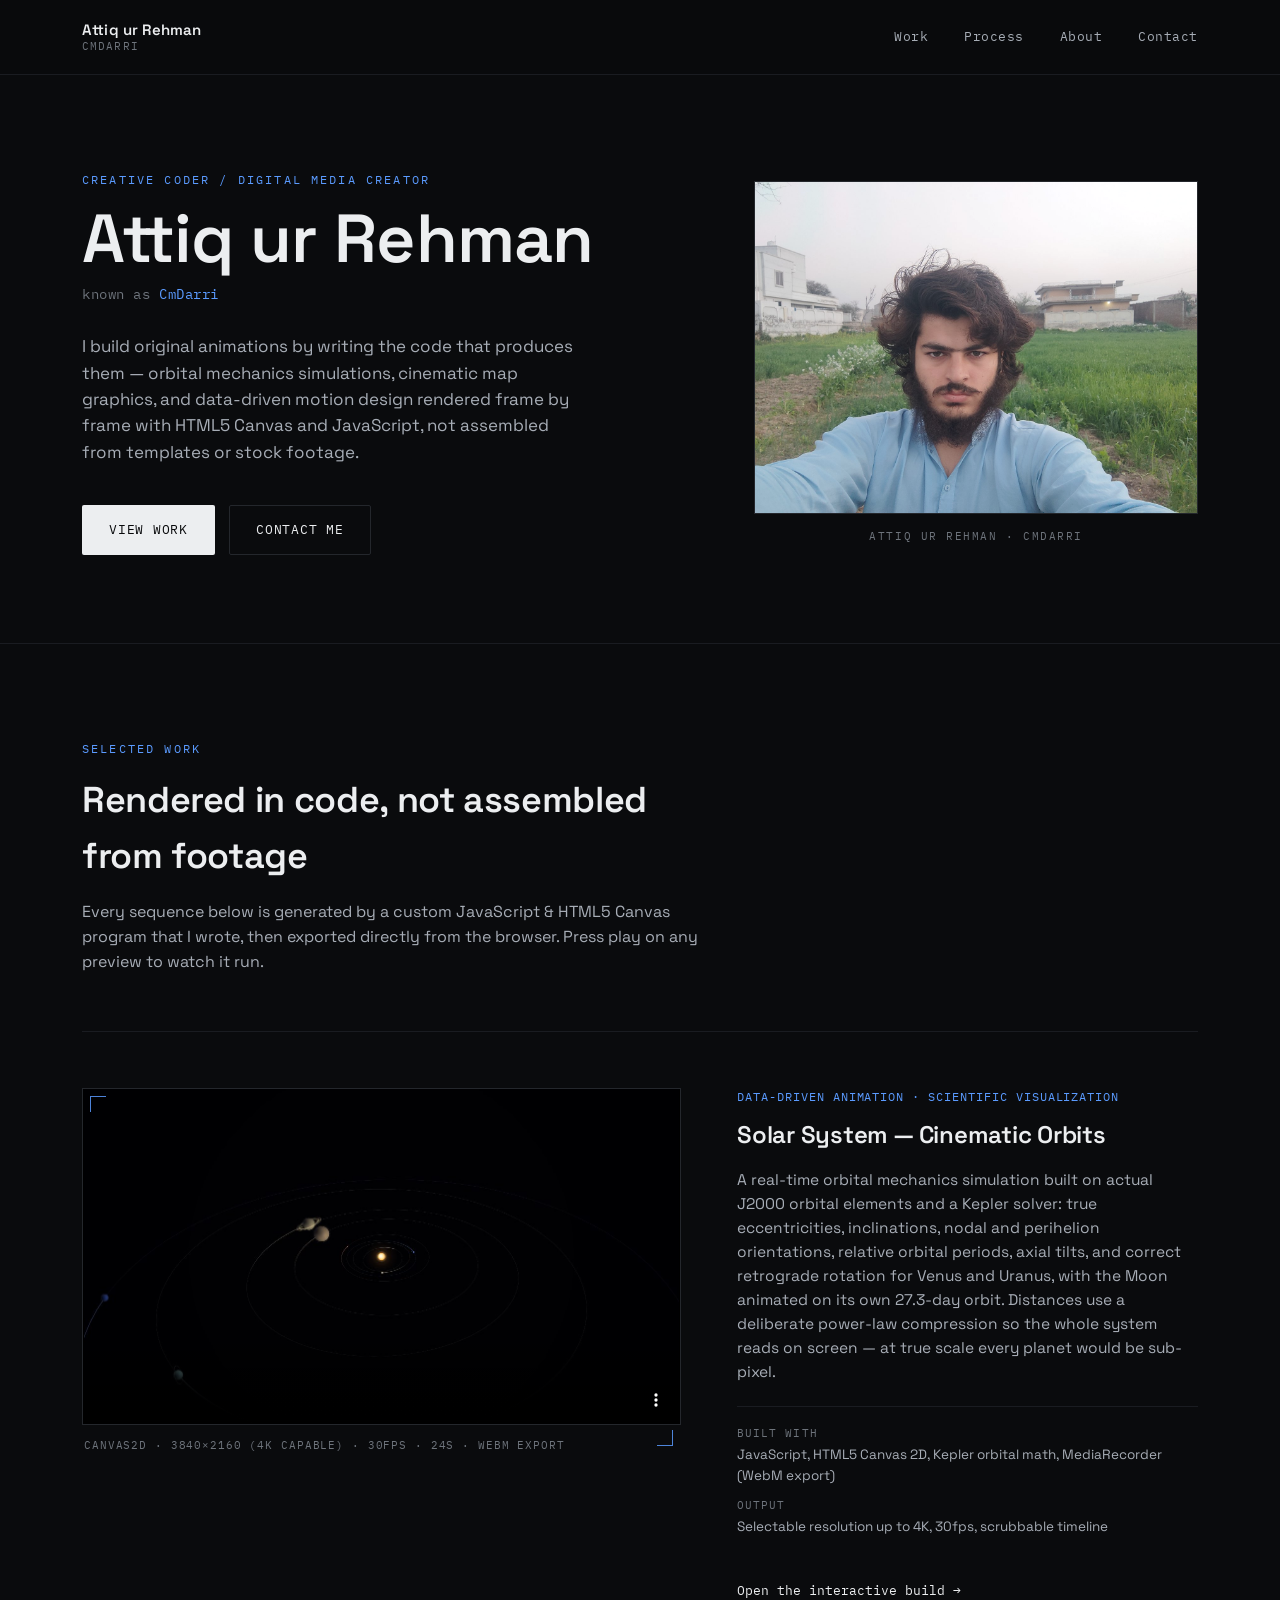
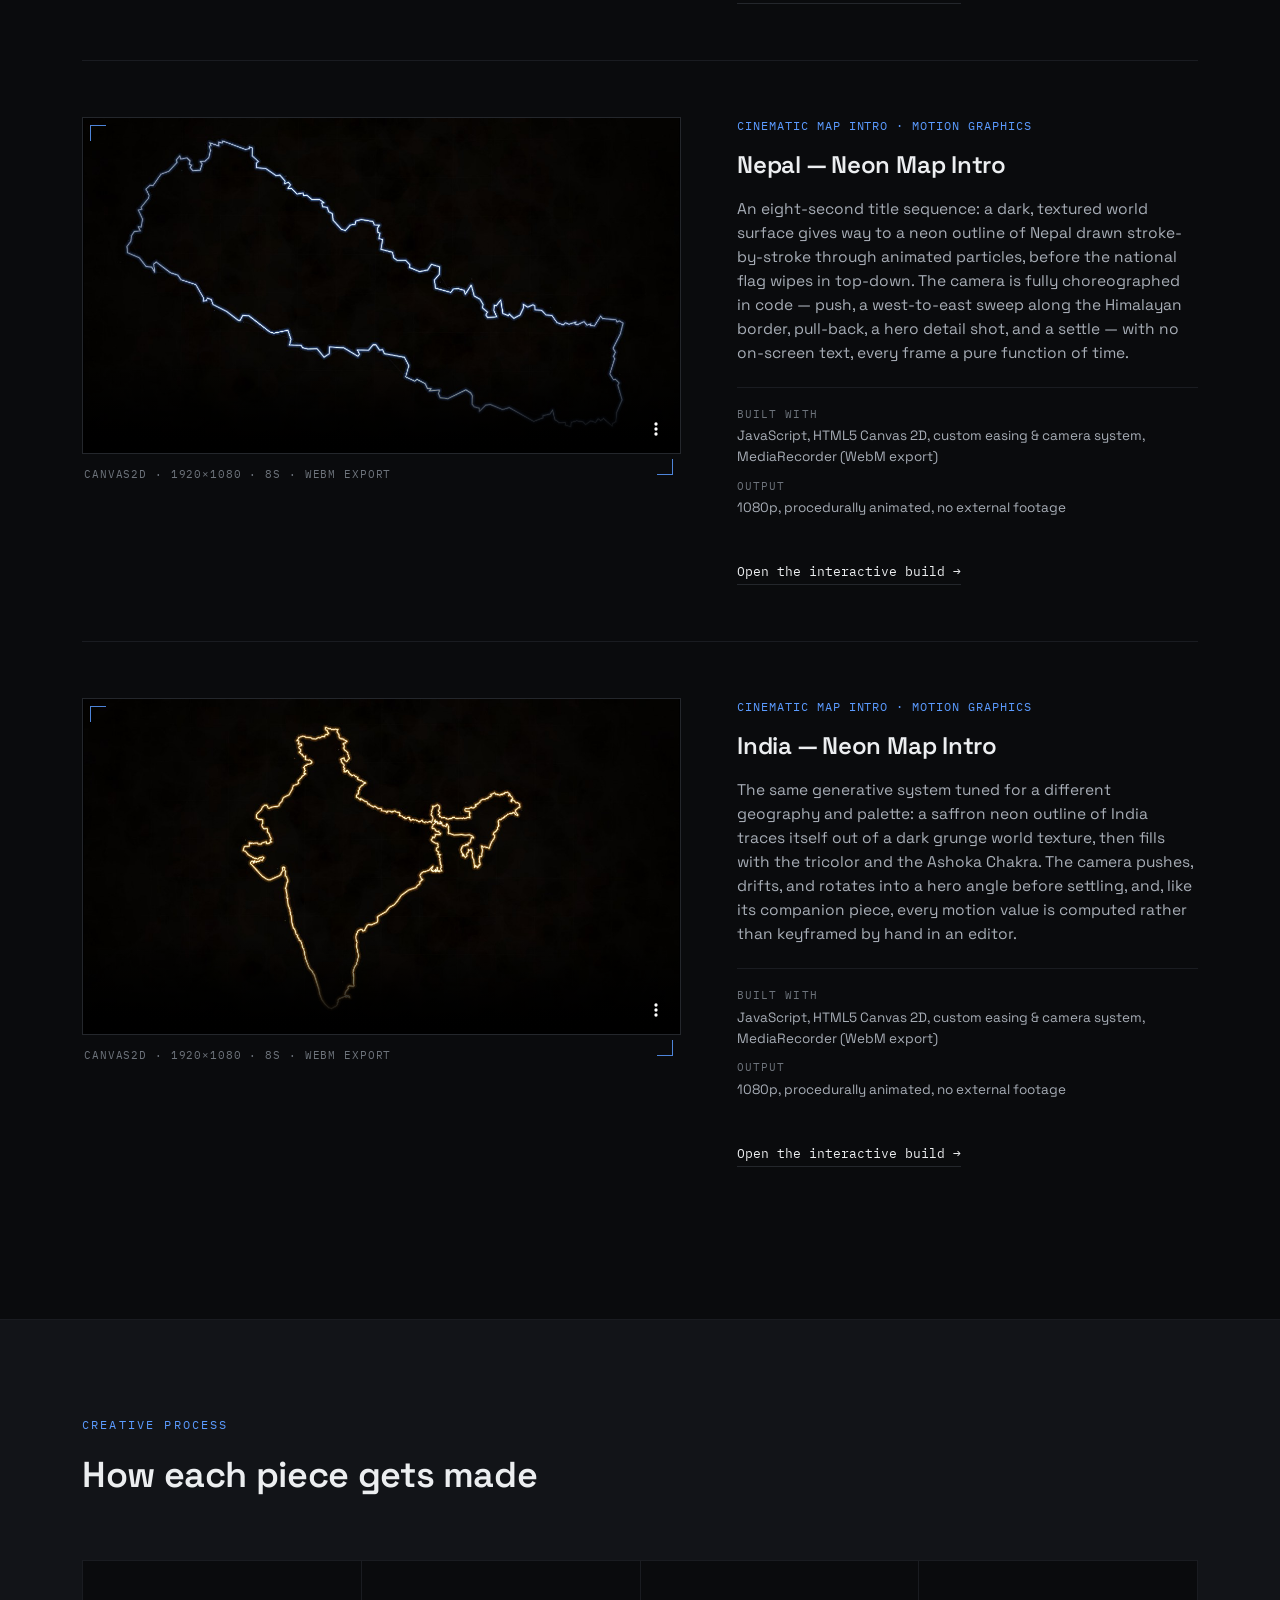
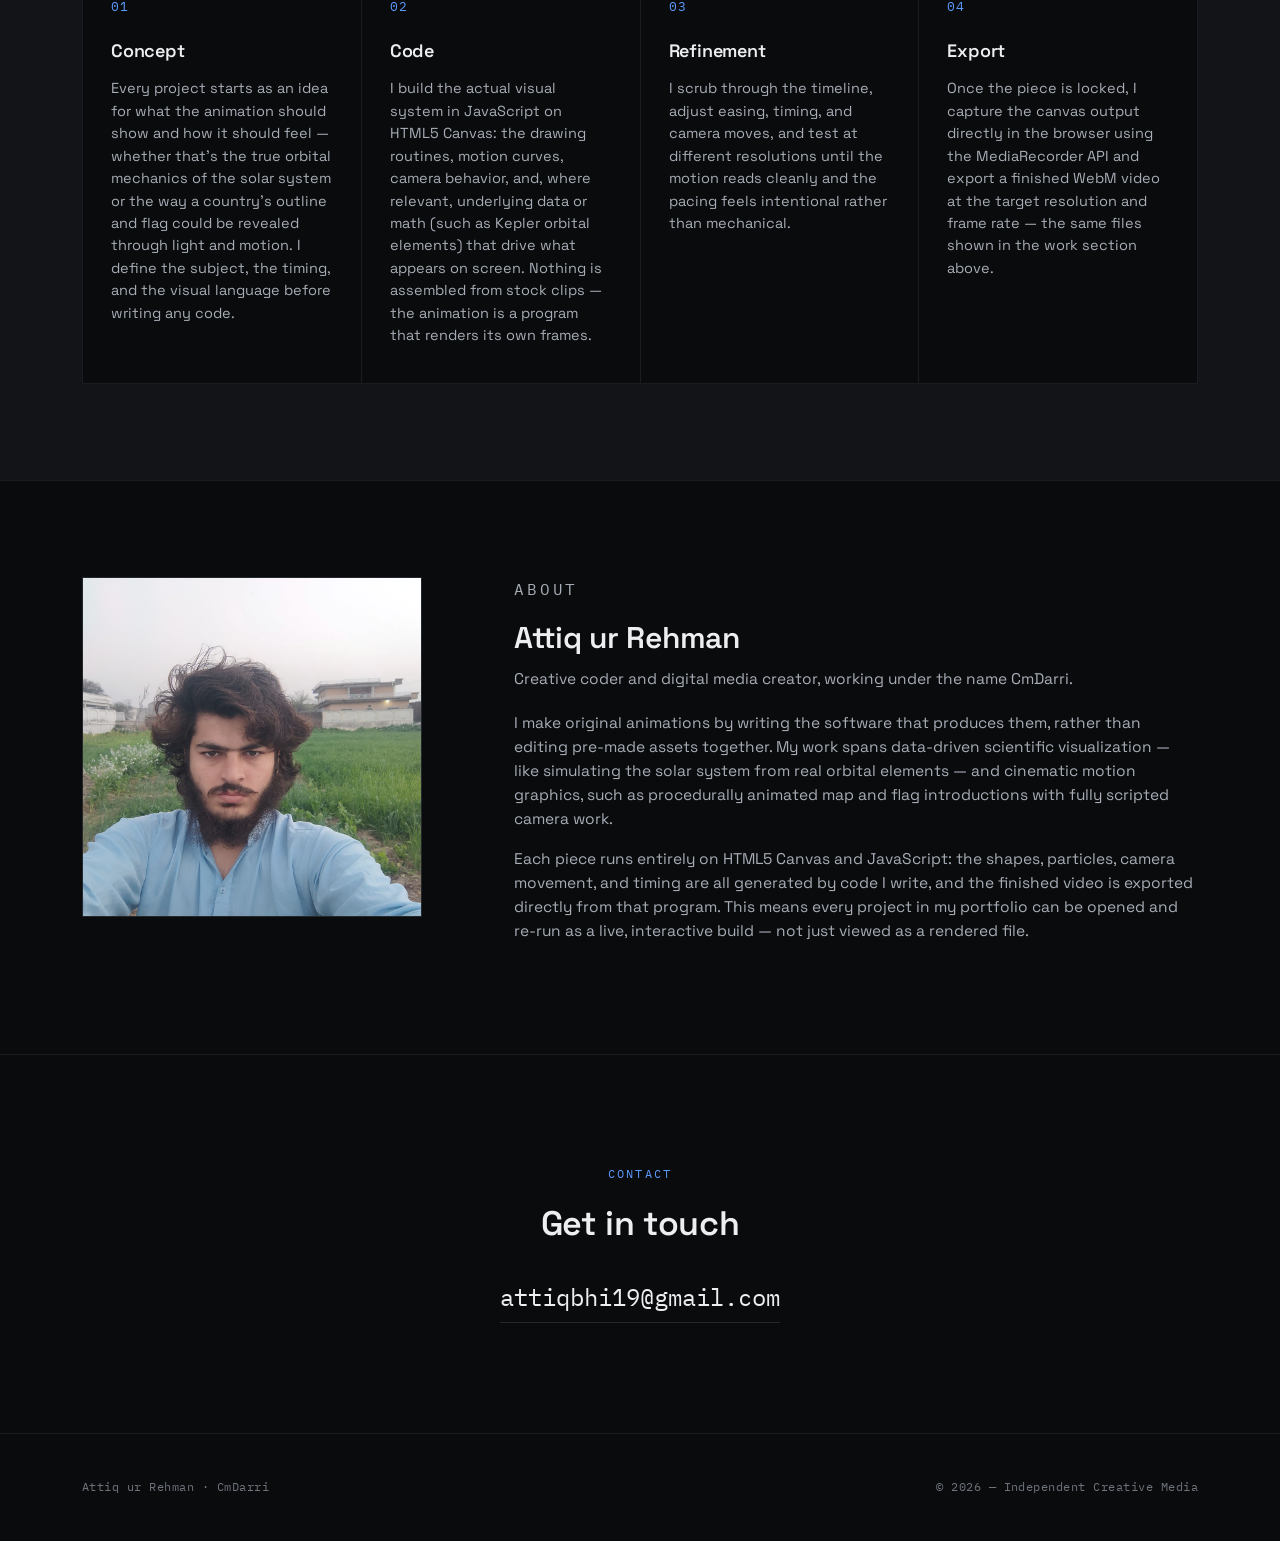
<file: index.html>
<!DOCTYPE html>
<html lang="en">
<head>
<meta charset="UTF-8">
<meta name="viewport" content="width=device-width, initial-scale=1.0">
<title>Attiq ur Rehman (CmDarri) — Creative Coder &amp; Digital Media Creator</title>
<meta name="description" content="Portfolio of Attiq ur Rehman (CmDarri), a creative coder and digital media creator who writes original animations in code — data-driven visualizations and cinematic map graphics rendered from scratch in JavaScript and HTML5 Canvas.">
<meta name="author" content="Attiq ur Rehman">

<!-- Open Graph -->
<meta property="og:title" content="Attiq ur Rehman (CmDarri) — Creative Coder & Digital Media Creator">
<meta property="og:description" content="Original animations written and rendered in code — orbital mechanics, cinematic map graphics, and programmatic motion design.">
<meta property="og:type" content="website">
<meta property="og:image" content="assets/photo/attiq-rehman.jpg">

<link rel="icon" href="data:,">
<link rel="preconnect" href="https://fonts.googleapis.com">
<link rel="preconnect" href="https://fonts.gstatic.com" crossorigin>
<link href="https://fonts.googleapis.com/css2?family=Space+Grotesk:wght@400;500;600;700&family=IBM+Plex+Mono:wght@400;500&display=swap" rel="stylesheet">
<link rel="stylesheet" href="style.css">
</head>
<body>

<a class="skip-link" href="#main">Skip to content</a>

<!-- ============ NAV ============ -->
<header class="site-header">
  <div class="wrap header-row">
    <a href="#top" class="brand">
      <span class="brand-name">Attiq ur Rehman</span>
      <span class="brand-alias">CmDarri</span>
    </a>
    <nav class="site-nav" aria-label="Primary">
      <a href="#work">Work</a>
      <a href="#process">Process</a>
      <a href="#about">About</a>
      <a href="#contact">Contact</a>
    </nav>
    <button class="nav-toggle" aria-expanded="false" aria-controls="mobileNav" aria-label="Open menu">
      <span></span><span></span><span></span>
    </button>
  </div>
  <nav id="mobileNav" class="mobile-nav" aria-label="Mobile">
    <a href="#work">Work</a>
    <a href="#process">Process</a>
    <a href="#about">About</a>
    <a href="#contact">Contact</a>
  </nav>
</header>

<main id="main">

  <!-- ============ HERO ============ -->
  <section class="hero" id="top">
    <div class="wrap hero-grid">
      <div class="hero-copy">
        <p class="eyebrow">Creative Coder / Digital Media Creator</p>
        <h1 class="hero-name">Attiq&nbsp;ur&nbsp;Rehman</h1>
        <p class="hero-alias">known as <span>CmDarri</span></p>
        <p class="hero-desc">
          I build original animations by writing the code that produces them &mdash;
          orbital mechanics simulations, cinematic map graphics, and data-driven
          motion design rendered frame by frame with HTML5 Canvas and JavaScript,
          not assembled from templates or stock footage.
        </p>
        <div class="hero-actions">
          <a href="#work" class="btn btn-primary">View Work</a>
          <a href="#contact" class="btn btn-ghost">Contact Me</a>
        </div>
      </div>
      <div class="hero-portrait">
        <div class="portrait-frame">
          <img src="assets/photo/attiq-rehman.jpg" alt="Portrait of Attiq ur Rehman, creative coder and digital media creator" width="1400" height="1048">
          <div class="frame-corner tl"></div>
          <div class="frame-corner tr"></div>
          <div class="frame-corner bl"></div>
          <div class="frame-corner br"></div>
        </div>
        <p class="portrait-caption">ATTIQ UR REHMAN &middot; CMDARRI</p>
      </div>
    </div>
  </section>

  <!-- ============ SELECTED WORK ============ -->
  <section class="work" id="work">
    <div class="wrap">
      <div class="section-head">
        <p class="eyebrow">Selected Work</p>
        <h2>Rendered in code, not assembled from footage</h2>
        <p class="section-sub">
          Every sequence below is generated by a custom JavaScript &amp; HTML5 Canvas
          program that I wrote, then exported directly from the browser. Press play
          on any preview to watch it run.
        </p>
      </div>

      <!-- Project 1 -->
      <article class="project" id="project-solar-system">
        <div class="project-media">
          <video
            class="project-video"
            poster="assets/projects/solar-system-poster.jpg"
            controls
            preload="metadata"
            playsinline>
            <source src="assets/video/solar-system.webm" type="video/webm">
            Your browser does not support embedded video. <a href="assets/video/solar-system.webm">Download the file</a> instead.
          </video>
          <div class="media-corner tl"></div>
          <div class="media-corner br"></div>
          <p class="media-readout">CANVAS2D &middot; 3840&times;2160 (4K CAPABLE) &middot; 30FPS &middot; 24S &middot; WEBM EXPORT</p>
        </div>
        <div class="project-info">
          <p class="project-kind">Data-Driven Animation &middot; Scientific Visualization</p>
          <h3>Solar System — Cinematic Orbits</h3>
          <p class="project-desc">
            A real-time orbital mechanics simulation built on actual J2000 orbital
            elements and a Kepler solver: true eccentricities, inclinations, nodal
            and perihelion orientations, relative orbital periods, axial tilts, and
            correct retrograde rotation for Venus and Uranus, with the Moon animated
            on its own 27.3-day orbit. Distances use a deliberate power-law
            compression so the whole system reads on screen &mdash; at true scale
            every planet would be sub-pixel.
          </p>
          <div class="project-meta">
            <div><span class="meta-label">Built with</span><span class="meta-value">JavaScript, HTML5 Canvas 2D, Kepler orbital math, MediaRecorder (WebM export)</span></div>
            <div><span class="meta-label">Output</span><span class="meta-value">Selectable resolution up to 4K, 30fps, scrubbable timeline</span></div>
          </div>
          <a class="interactive-link" href="assets/interactive/solar-system.html" target="_blank" rel="noopener">Open the interactive build →</a>
        </div>
      </article>

      <!-- Project 2 -->
      <article class="project" id="project-nepal">
        <div class="project-media">
          <video
            class="project-video"
            poster="assets/projects/nepal-map-poster.jpg"
            controls
            preload="metadata"
            playsinline>
            <source src="assets/video/nepal-map-intro.webm" type="video/webm">
            Your browser does not support embedded video. <a href="assets/video/nepal-map-intro.webm">Download the file</a> instead.
          </video>
          <div class="media-corner tl"></div>
          <div class="media-corner br"></div>
          <p class="media-readout">CANVAS2D &middot; 1920&times;1080 &middot; 8S &middot; WEBM EXPORT</p>
        </div>
        <div class="project-info">
          <p class="project-kind">Cinematic Map Intro &middot; Motion Graphics</p>
          <h3>Nepal — Neon Map Intro</h3>
          <p class="project-desc">
            An eight-second title sequence: a dark, textured world surface gives way
            to a neon outline of Nepal drawn stroke-by-stroke through animated
            particles, before the national flag wipes in top-down. The camera is
            fully choreographed in code &mdash; push, a west-to-east sweep along the
            Himalayan border, pull-back, a hero detail shot, and a settle &mdash; with
            no on-screen text, every frame a pure function of time.
          </p>
          <div class="project-meta">
            <div><span class="meta-label">Built with</span><span class="meta-value">JavaScript, HTML5 Canvas 2D, custom easing &amp; camera system, MediaRecorder (WebM export)</span></div>
            <div><span class="meta-label">Output</span><span class="meta-value">1080p, procedurally animated, no external footage</span></div>
          </div>
          <a class="interactive-link" href="assets/interactive/nepal-map-intro.html" target="_blank" rel="noopener">Open the interactive build →</a>
        </div>
      </article>

      <!-- Project 3 -->
      <article class="project" id="project-india">
        <div class="project-media">
          <video
            class="project-video"
            poster="assets/projects/india-map-poster.jpg"
            controls
            preload="metadata"
            playsinline>
            <source src="assets/video/india-map-intro.webm" type="video/webm">
            Your browser does not support embedded video. <a href="assets/video/india-map-intro.webm">Download the file</a> instead.
          </video>
          <div class="media-corner tl"></div>
          <div class="media-corner br"></div>
          <p class="media-readout">CANVAS2D &middot; 1920&times;1080 &middot; 8S &middot; WEBM EXPORT</p>
        </div>
        <div class="project-info">
          <p class="project-kind">Cinematic Map Intro &middot; Motion Graphics</p>
          <h3>India — Neon Map Intro</h3>
          <p class="project-desc">
            The same generative system tuned for a different geography and palette:
            a saffron neon outline of India traces itself out of a dark grunge world
            texture, then fills with the tricolor and the Ashoka Chakra. The camera
            pushes, drifts, and rotates into a hero angle before settling, and, like
            its companion piece, every motion value is computed rather than
            keyframed by hand in an editor.
          </p>
          <div class="project-meta">
            <div><span class="meta-label">Built with</span><span class="meta-value">JavaScript, HTML5 Canvas 2D, custom easing &amp; camera system, MediaRecorder (WebM export)</span></div>
            <div><span class="meta-label">Output</span><span class="meta-value">1080p, procedurally animated, no external footage</span></div>
          </div>
          <a class="interactive-link" href="assets/interactive/india-map-intro.html" target="_blank" rel="noopener">Open the interactive build →</a>
        </div>
      </article>

    </div>
  </section>

  <!-- ============ PROCESS ============ -->
  <section class="process" id="process">
    <div class="wrap">
      <div class="section-head">
        <p class="eyebrow">Creative Process</p>
        <h2>How each piece gets made</h2>
      </div>
      <ol class="process-list">
        <li class="process-step">
          <span class="step-num">01</span>
          <h3>Concept</h3>
          <p>
            Every project starts as an idea for what the animation should show and
            how it should feel &mdash; whether that's the true orbital mechanics of
            the solar system or the way a country's outline and flag could be
            revealed through light and motion. I define the subject, the timing,
            and the visual language before writing any code.
          </p>
        </li>
        <li class="process-step">
          <span class="step-num">02</span>
          <h3>Code</h3>
          <p>
            I build the actual visual system in JavaScript on HTML5 Canvas: the
            drawing routines, motion curves, camera behavior, and, where relevant,
            underlying data or math (such as Kepler orbital elements) that drive
            what appears on screen. Nothing is assembled from stock clips &mdash;
            the animation is a program that renders its own frames.
          </p>
        </li>
        <li class="process-step">
          <span class="step-num">03</span>
          <h3>Refinement</h3>
          <p>
            I scrub through the timeline, adjust easing, timing, and camera moves,
            and test at different resolutions until the motion reads cleanly and
            the pacing feels intentional rather than mechanical.
          </p>
        </li>
        <li class="process-step">
          <span class="step-num">04</span>
          <h3>Export</h3>
          <p>
            Once the piece is locked, I capture the canvas output directly in the
            browser using the MediaRecorder API and export a finished WebM video
            at the target resolution and frame rate &mdash; the same files shown
            in the work section above.
          </p>
        </li>
      </ol>
    </div>
  </section>

  <!-- ============ ABOUT ============ -->
  <section class="about" id="about">
    <div class="wrap about-grid">
      <div class="about-portrait">
        <div class="portrait-frame small">
          <img src="assets/photo/attiq-rehman.jpg" alt="Attiq ur Rehman" width="1400" height="1048">
          <div class="frame-corner tl"></div>
          <div class="frame-corner br"></div>
        </div>
      </div>
      <div class="about-copy">
        <p class="eyebrow">About</p>
        <h2>Attiq ur Rehman</h2>
        <p class="about-lede">Creative coder and digital media creator, working under the name CmDarri.</p>
        <p>
          I make original animations by writing the software that produces them,
          rather than editing pre-made assets together. My work spans data-driven
          scientific visualization &mdash; like simulating the solar system from
          real orbital elements &mdash; and cinematic motion graphics, such as
          procedurally animated map and flag introductions with fully scripted
          camera work.
        </p>
        <p>
          Each piece runs entirely on HTML5 Canvas and JavaScript: the shapes,
          particles, camera movement, and timing are all generated by code I
          write, and the finished video is exported directly from that program.
          This means every project in my portfolio can be opened and re-run as a
          live, interactive build &mdash; not just viewed as a rendered file.
        </p>
      </div>
    </div>
  </section>

  <!-- ============ CONTACT ============ -->
  <section class="contact" id="contact">
    <div class="wrap contact-inner">
      <p class="eyebrow">Contact</p>
      <h2>Get in touch</h2>
      <a class="contact-email" href="mailto:attiqbhi19@gmail.com">attiqbhi19@gmail.com</a>
    </div>
  </section>

</main>

<!-- ============ FOOTER ============ -->
<footer class="site-footer">
  <div class="wrap footer-row">
    <p>Attiq ur Rehman &middot; CmDarri</p>
    <p>&copy; <span id="year"></span> &mdash; Independent Creative Media</p>
  </div>
</footer>

<script src="script.js"></script>
</body>
</html>
</file>
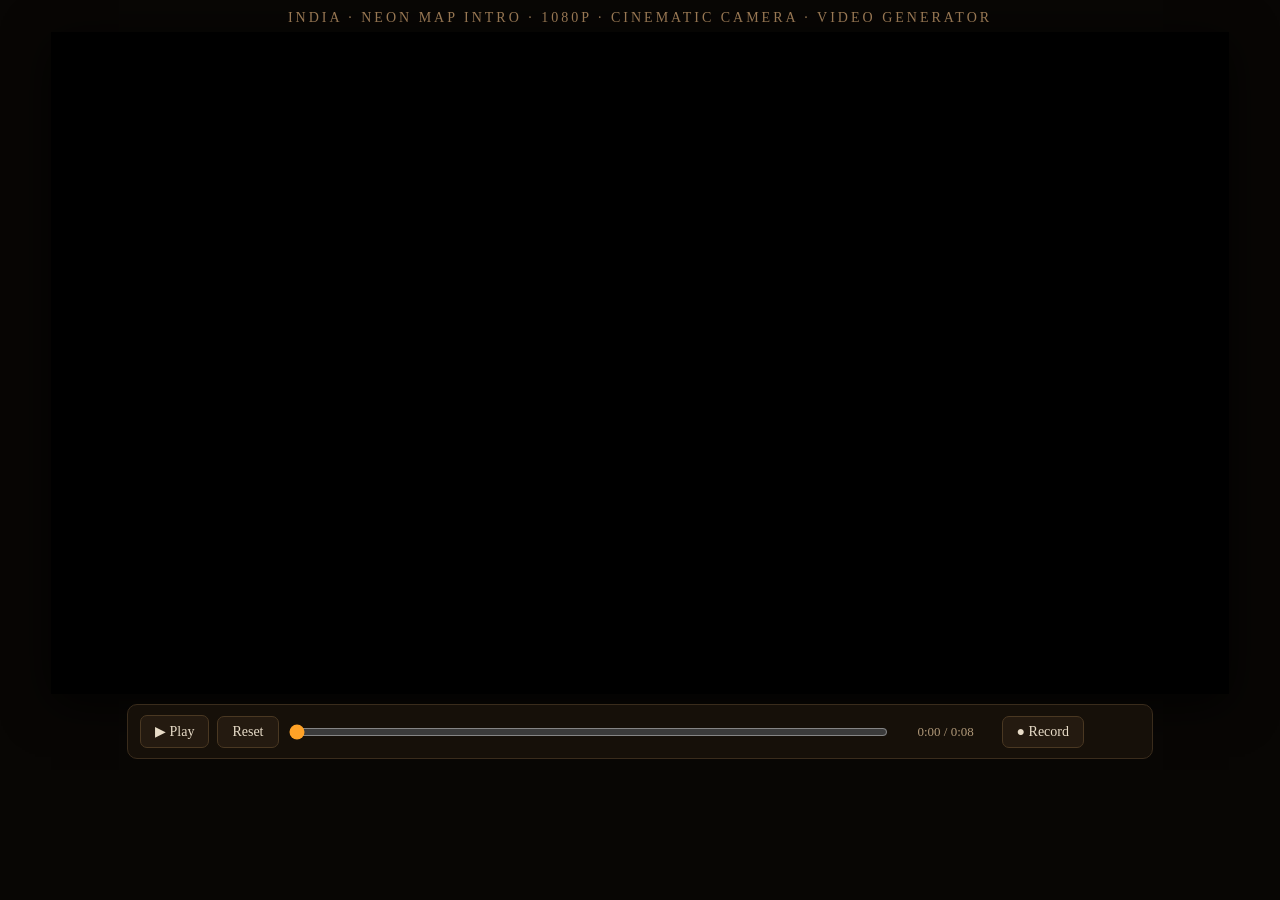
<file: assets/interactive/india-map-intro.html>
﻿<!DOCTYPE html>
<html lang="en">
<head>
<meta charset="utf-8">
<meta name="viewport" content="width=device-width, initial-scale=1">
<title>India - Neon Map Intro 1080p (Video Generator)</title>
<style>
  html,body{margin:0;padding:0;background:#080604;color:#d8ccc0;font-family:Georgia,serif;}
  body{display:flex;flex-direction:column;align-items:center;min-height:100vh;}
  #hdr{margin:10px 0 6px;font-size:14px;letter-spacing:3px;text-transform:uppercase;color:#a8845c;}
  #stage{line-height:0;}
  canvas{width:min(92vw,calc(76vh*1.7778));height:auto;background:#000;box-shadow:0 10px 44px rgba(0,0,0,.75);}
  #bar{display:flex;align-items:center;gap:8px;width:min(92vw,1000px);margin:10px 0 18px;
       background:#161009;border:1px solid #3a2c1c;border-radius:10px;padding:10px 12px;}
  button{font-family:Georgia,serif;font-size:14px;padding:7px 14px;border-radius:7px;cursor:pointer;
         background:#241a10;color:#e8dcc8;border:1px solid #4a3822;}
  button:hover{background:#302416;}
  button.rec-on{background:#5a1712;border-color:#8a2f24;color:#ffd9cf;}
  input[type=range]{flex:1;accent-color:#ffa227;}
  #timeLbl{font-size:13px;color:#b09878;min-width:96px;text-align:center;}
  #recState{font-size:12px;color:#ff6f61;min-width:48px;letter-spacing:2px;}
  .blink{animation:bl 1s steps(2) infinite;}
  @keyframes bl{50%{opacity:.15;}}
</style>
</head>
<body>
<div id="hdr">India &middot; neon map intro &middot; 1080p &middot; cinematic camera &middot; video generator</div>
<div id="stage"><canvas id="cv" width="1920" height="1080"></canvas></div>
<div id="bar">
  <button id="btnPlay">&#9654; Play</button>
  <button id="btnReset">Reset</button>
  <input id="scrub" type="range" min="0" max="800" step="1" value="0">
  <span id="timeLbl">0:00 / 0:08</span>
  <button id="btnRec">&#9679; Record</button>
  <span id="recState"></span>
</div>
<script>
'use strict';
/* ============================================================
   INDIA - NEON MAP INTRO (8s, 1920x1080)
   dark grunge world surface -> neon saffron outline draws with
   electric particles -> textured India flag fill (tricolor +
   Ashoka Chakra) wipes in. dynamic camera: push, drift, rotate,
   hero detail, settle. no text on screen. pure function of t.
   ============================================================ */
const W = 1920, H = 1080, DUR = 8;
const RES = W / 1920;                 /* resolution scale factor */
const cv = document.getElementById('cv');
const ctx = cv.getContext('2d');

const TAU = Math.PI * 2;
const NEON='#ffa227', NEON_CORE='#ffe3bd';
const clamp=(v,a,b)=> v<a?a : v>b?b : v;
const lerp=(a,b,u)=> a+(b-a)*u;
const seg=(t,a,b)=> b<=a ? (t>=b?1:0) : clamp((t-a)/(b-a),0,1);
const easeIO=u=>{ u=clamp(u,0,1); return u<.5 ? 4*u*u*u : 1-Math.pow(-2*u+2,3)/2; };
function hash(n){ const s=Math.sin(n*127.1+311.7)*43758.5453; return s-Math.floor(s); }
function fmt(s){ s=Math.max(0,s); const m=Math.floor(s/60), ss=Math.floor(s%60); return m+':'+String(ss).padStart(2,'0'); }

/* ---------------- india border polygon (lon,lat) ----------------
   real border data (Natural-Earth-derived, DP-simplified):
   mainland ring - Kanyakumari to Kashmir, Gujarat to Arunachal. */
const IND=[
[76.841,35.675],[76.770,35.657],[76.756,35.518],[76.800,35.521],[76.842,35.398],
[76.981,35.361],[76.991,35.207],[77.088,35.170],[77.117,35.056],[77.010,35.028],
[77.007,34.947],[76.866,34.973],[76.749,34.932],[76.685,34.757],[76.476,34.791],
[76.168,34.642],[76.040,34.670],[75.745,34.518],[75.372,34.557],[75.255,34.648],
[74.670,34.699],[74.578,34.773],[74.372,34.805],[73.934,34.647],[73.946,34.571],
[73.748,34.346],[73.912,34.351],[73.974,34.271],[73.891,34.045],[73.917,34.013],
[74.202,34.040],[74.265,33.942],[74.229,33.873],[74.055,33.816],[73.956,33.724],
[73.972,33.642],[74.184,33.458],[74.180,33.353],[74.086,33.262],[74.026,33.264],
[74.016,33.192],[74.133,33.150],[74.169,33.074],[74.316,33.029],[74.351,32.982],
[74.317,32.930],[74.416,32.900],[74.460,32.777],[74.640,32.754],[74.649,32.824],
[74.702,32.843],[74.658,32.703],[74.696,32.660],[74.636,32.612],[74.685,32.491],
[74.982,32.445],[75.082,32.483],[75.318,32.346],[75.379,32.230],[75.313,32.216],
[75.315,32.161],[75.229,32.087],[75.195,32.115],[75.166,32.069],[74.864,32.044],
[74.809,31.959],[74.601,31.882],[74.552,31.752],[74.476,31.719],[74.618,31.566],
[74.585,31.499],[74.660,31.426],[74.556,31.357],[74.516,31.134],[74.552,31.086],
[74.596,31.134],[74.692,31.127],[74.704,31.089],[74.566,31.047],[74.545,30.987],
[74.373,30.892],[74.263,30.775],[74.284,30.734],[74.100,30.615],[74.067,30.516],
[73.937,30.465],[73.975,30.445],[73.882,30.361],[73.974,30.200],[73.809,30.068],
[73.396,29.944],[73.283,29.575],[72.946,29.029],[72.403,28.785],[72.300,28.674],
[72.205,28.394],[71.929,28.126],[71.899,27.960],[71.662,27.876],[71.207,27.837],
[70.867,27.704],[70.760,27.716],[70.593,28.009],[70.372,28.009],[70.133,27.811],
[70.028,27.563],[69.589,27.187],[69.516,27.009],[69.515,26.746],[69.788,26.597],
[70.038,26.602],[70.172,26.554],[70.175,26.254],[70.085,26.080],[70.104,25.940],
[70.266,25.718],[70.388,25.677],[70.639,25.715],[70.672,25.679],[70.664,25.400],
[70.885,25.150],[70.950,24.923],[71.104,24.681],[70.977,24.586],[71.016,24.460],
[71.125,24.400],[70.986,24.369],[70.869,24.293],[70.909,24.262],[70.688,24.222],
[70.574,24.248],[70.571,24.422],[70.111,24.295],[70.028,24.172],[69.732,24.171],
[69.596,24.292],[69.195,24.238],[69.094,24.274],[69.013,24.226],[68.944,24.303],
[68.858,24.211],[68.827,24.319],[68.766,24.296],[68.747,23.970],[68.294,23.942],
[68.214,23.873],[68.114,23.541],[68.378,23.452],[68.659,23.130],[69.280,22.794],
[69.703,22.708],[69.807,22.819],[70.178,22.928],[70.323,22.847],[70.137,22.568],
[70.010,22.629],[69.933,22.617],[69.840,22.500],[69.568,22.469],[69.538,22.411],
[69.359,22.429],[69.379,22.535],[69.310,22.543],[69.288,22.337],[69.200,22.307],
[69.222,22.449],[69.126,22.515],[69.016,22.485],[68.917,22.373],[68.912,22.251],
[70.172,21.010],[70.582,20.756],[70.821,20.669],[70.999,20.679],[71.952,21.077],
[72.128,21.197],[72.112,21.248],[72.309,21.581],[72.372,21.594],[72.301,21.703],
[72.287,21.861],[72.383,21.948],[72.545,21.846],[72.504,21.668],[72.625,21.486],
[72.578,21.376],[72.595,21.056],[72.694,21.026],[72.842,20.679],[72.850,20.533],
[72.757,20.378],[72.691,20.020],[72.611,19.842],[72.666,19.774],[72.795,19.085],
[72.746,18.974],[72.787,18.860],[72.870,18.860],[72.831,18.675],[72.905,18.188],
[73.089,17.757],[73.087,17.592],[73.158,17.471],[73.147,17.309],[73.238,17.125],
[73.293,16.539],[73.463,15.932],[73.556,15.877],[73.647,15.721],[73.751,15.342],
[73.919,15.221],[73.891,15.096],[74.078,14.865],[74.081,14.743],[74.232,14.693],
[74.339,14.475],[74.474,13.993],[74.570,13.899],[74.762,12.964],[75.045,12.276],
[75.168,12.007],[75.490,11.701],[75.597,11.458],[75.688,11.391],[76.193,9.939],
[76.278,9.482],[76.509,8.915],[76.869,8.456],[77.245,8.133],[77.550,8.057],
[78.072,8.334],[78.151,8.464],[78.159,8.652],[78.247,8.706],[78.201,8.874],
[78.360,9.026],[78.918,9.232],[79.052,9.232],[79.000,9.208],[79.055,9.175],
[79.264,9.216],[79.470,9.140],[79.368,9.314],[79.099,9.316],[78.934,9.446],
[79.022,9.693],[79.302,10.039],[79.253,10.123],[79.310,10.220],[79.412,10.288],
[79.821,10.245],[79.909,10.291],[79.865,10.615],[79.890,11.114],[79.788,11.636],
[79.934,12.096],[80.156,12.410],[80.376,13.232],[80.156,14.179],[80.217,14.576],
[80.121,14.780],[80.079,15.077],[80.118,15.292],[80.313,15.708],[80.593,15.837],
[80.730,15.835],[80.821,15.671],[81.046,15.747],[81.027,15.805],[81.280,16.244],
[81.450,16.318],[81.700,16.286],[82.321,16.536],[82.397,16.736],[82.386,16.946],
[82.332,17.036],[82.477,17.172],[83.243,17.573],[83.628,18.023],[84.131,18.279],
[84.471,18.649],[84.869,19.197],[85.625,19.710],[86.429,19.975],[86.585,20.193],
[86.810,20.328],[86.836,20.410],[86.800,20.520],[87.127,20.763],[87.027,20.759],
[87.028,20.833],[86.983,20.847],[86.829,21.174],[86.999,21.399],[87.203,21.531],
[87.370,21.537],[87.816,21.689],[88.202,22.083],[88.027,21.687],[88.068,21.615],
[88.169,21.671],[88.170,21.559],[88.199,21.597],[88.300,21.557],[88.358,21.677],
[88.403,21.588],[88.458,21.613],[88.483,21.779],[88.520,21.673],[88.474,21.543],
[88.570,21.553],[88.679,21.912],[88.641,21.940],[88.706,21.934],[88.678,21.682],
[88.721,21.568],[88.791,21.574],[88.796,21.631],[88.850,21.546],[88.907,21.543],
[88.876,21.633],[88.974,21.594],[89.143,21.614],[89.023,21.795],[89.015,21.905],
[89.082,21.934],[89.091,22.017],[89.038,22.097],[89.093,22.157],[88.989,22.293],
[89.020,22.295],[88.971,22.410],[89.000,22.429],[88.925,22.654],[88.963,22.694],
[88.917,22.734],[88.959,22.858],[88.842,23.008],[88.882,23.004],[88.861,23.078],
[88.994,23.210],[88.719,23.252],[88.790,23.502],[88.753,23.467],[88.553,23.647],
[88.576,23.860],[88.739,23.921],[88.752,24.029],[88.698,24.154],[88.743,24.228],
[88.677,24.321],[88.493,24.322],[88.135,24.505],[88.011,24.669],[88.162,24.856],
[88.143,24.938],[88.225,24.959],[88.267,24.882],[88.341,24.868],[88.458,25.084],
[88.439,25.200],[88.806,25.173],[88.841,25.212],[88.926,25.167],[88.948,25.254],
[89.005,25.269],[89.005,25.305],[88.836,25.371],[88.812,25.525],[88.702,25.473],
[88.541,25.509],[88.506,25.587],[88.451,25.597],[88.455,25.667],[88.265,25.811],
[88.148,25.779],[88.100,25.829],[88.089,25.923],[88.173,26.031],[88.181,26.157],
[88.353,26.224],[88.353,26.288],[88.460,26.374],[88.523,26.365],[88.486,26.463],
[88.367,26.485],[88.356,26.448],[88.334,26.488],[88.419,26.639],[88.440,26.539],
[88.556,26.461],[88.624,26.473],[88.705,26.335],[88.743,26.347],[88.676,26.322],
[88.707,26.289],[88.668,26.264],[88.791,26.310],[88.847,26.231],[88.880,26.287],
[89.051,26.242],[89.061,26.294],[88.994,26.293],[88.906,26.403],[88.957,26.458],
[89.093,26.393],[89.155,26.139],[89.345,26.011],[89.423,26.045],[89.578,25.971],
[89.583,26.035],[89.651,26.064],[89.594,26.099],[89.628,26.118],[89.595,26.159],
[89.648,26.165],[89.634,26.227],[89.678,26.237],[89.681,26.164],[89.740,26.153],
[89.867,25.930],[89.807,25.838],[89.864,25.605],[89.815,25.357],[89.844,25.290],
[89.956,25.297],[90.445,25.143],[91.240,25.200],[91.626,25.133],[92.055,25.186],
[92.388,25.037],[92.488,24.916],[92.473,24.865],[92.268,24.909],[92.130,24.401],
[91.918,24.328],[91.893,24.142],[91.817,24.236],[91.759,24.239],[91.709,24.145],
[91.657,24.226],[91.643,24.134],[91.583,24.096],[91.369,24.100],[91.355,23.997],
[91.253,23.953],[91.248,23.829],[91.164,23.740],[91.205,23.677],[91.164,23.671],
[91.214,23.500],[91.317,23.358],[91.344,23.091],[91.405,23.072],[91.405,23.271],
[91.623,22.947],[91.825,23.116],[91.764,23.250],[91.822,23.386],[91.939,23.456],
[91.947,23.726],[92.062,23.648],[92.189,23.730],[92.229,23.654],[92.277,23.720],
[92.389,23.317],[92.349,23.192],[92.381,22.959],[92.527,22.706],[92.606,21.975],
[92.686,22.037],[92.715,22.161],[92.878,22.033],[92.896,21.955],[92.948,22.028],
[93.006,22.002],[92.988,22.063],[93.053,22.120],[93.051,22.208],[93.163,22.189],
[93.146,22.246],[93.200,22.260],[93.185,22.421],[93.109,22.525],[93.139,22.584],
[93.095,22.805],[93.127,22.905],[93.168,22.907],[93.123,23.019],[93.142,23.058],
[93.295,23.010],[93.385,23.145],[93.359,23.354],[93.399,23.386],[93.437,23.677],
[93.334,24.085],[93.402,24.079],[93.510,23.950],[93.617,24.009],[93.760,23.999],
[93.820,23.927],[93.934,23.946],[94.154,23.846],[94.323,24.327],[94.399,24.408],
[94.386,24.481],[94.515,24.600],[94.554,24.703],[94.609,24.713],[94.741,25.003],
[94.734,25.132],[94.577,25.210],[94.636,25.397],[94.894,25.566],[94.925,25.655],
[95.040,25.736],[95.030,25.933],[95.186,26.070],[95.124,26.107],[95.133,26.381],
[95.063,26.452],[95.154,26.613],[95.242,26.681],[95.298,26.652],[95.427,26.704],
[95.537,26.827],[95.606,26.814],[95.676,26.902],[95.720,26.885],[95.808,27.009],
[95.950,27.058],[96.099,27.220],[96.578,27.307],[96.612,27.364],[96.669,27.329],
[96.709,27.374],[96.791,27.355],[96.904,27.175],[97.145,27.093],[97.173,27.136],
[96.915,27.463],[96.898,27.607],[97.303,27.916],[97.364,27.874],[97.396,28.013],
[97.316,28.066],[97.361,28.204],[97.132,28.358],[96.971,28.330],[96.762,28.560],
[96.606,28.611],[96.514,28.535],[96.496,28.429],[96.479,28.488],[96.411,28.510],
[96.487,28.556],[96.450,28.589],[96.534,28.688],[96.625,28.732],[96.509,28.946],
[96.470,28.932],[96.369,29.038],[96.360,29.109],[96.259,29.095],[96.205,29.023],
[96.185,29.110],[96.303,29.158],[96.299,29.195],[96.059,29.381],[95.871,29.315],
[95.841,29.352],[95.740,29.297],[95.740,29.219],[95.600,29.232],[95.602,29.189],
[95.508,29.192],[95.511,29.128],[95.427,29.187],[95.411,29.127],[95.300,29.135],
[95.268,29.067],[94.992,29.171],[95.022,29.123],[94.883,29.187],[94.811,29.165],
[94.688,29.319],[94.559,29.229],[94.301,29.152],[94.272,29.111],[94.370,29.029],
[94.261,28.932],[94.169,28.936],[94.020,28.843],[94.020,28.794],[93.983,28.824],
[93.914,28.741],[93.800,28.739],[93.711,28.663],[93.446,28.662],[93.336,28.609],
[93.178,28.484],[93.142,28.367],[92.935,28.256],[92.937,28.208],[92.681,28.150],
[92.655,28.078],[92.723,28.065],[92.734,27.983],[92.455,27.797],[92.429,27.834],
[92.322,27.800],[92.258,27.886],[91.920,27.722],[91.644,27.761],[91.564,27.649],
[91.585,27.552],[91.663,27.483],[92.015,27.477],[92.120,27.288],[92.043,27.262],
[92.039,27.057],[92.118,26.953],[92.101,26.863],[92.053,26.849],[91.892,26.918],
[91.719,26.811],[91.502,26.790],[91.414,26.838],[91.327,26.784],[91.096,26.814],
[90.737,26.774],[90.555,26.808],[90.427,26.901],[90.222,26.853],[90.196,26.777],
[89.868,26.737],[89.863,26.704],[89.620,26.730],[89.650,26.773],[89.360,26.857],
[89.131,26.814],[89.081,26.896],[88.943,26.938],[88.947,26.980],[88.885,26.950],
[88.875,27.106],[88.749,27.142],[88.921,27.327],[88.782,27.458],[88.763,27.564],
[88.853,27.673],[88.885,27.850],[88.837,28.013],[88.640,28.120],[88.396,27.974],
[88.139,27.963],[88.135,27.882],[88.201,27.849],[88.038,27.483],[88.065,27.334],
[87.988,27.114],[88.141,26.983],[88.190,26.741],[88.032,26.360],[87.888,26.471],
[87.595,26.382],[87.447,26.435],[87.361,26.413],[87.352,26.350],[87.090,26.452],
[87.052,26.586],[86.743,26.423],[86.343,26.620],[86.233,26.591],[86.034,26.663],
[85.853,26.563],[85.851,26.609],[85.732,26.668],[85.708,26.830],[85.629,26.873],
[85.335,26.744],[85.209,26.758],[85.195,26.868],[85.029,26.856],[85.058,26.885],
[84.998,26.891],[84.961,26.959],[84.640,27.055],[84.692,27.217],[84.619,27.338],
[84.290,27.389],[84.150,27.516],[84.030,27.436],[83.849,27.439],[83.856,27.349],
[83.621,27.471],[83.389,27.480],[83.386,27.383],[83.302,27.333],[83.186,27.455],
[82.734,27.506],[82.757,27.587],[82.706,27.719],[82.411,27.693],[82.066,27.924],
[81.966,27.930],[81.888,27.860],[81.476,28.084],[81.447,28.156],[81.383,28.176],
[81.318,28.131],[81.193,28.370],[80.949,28.439],[80.542,28.692],[80.501,28.663],
[80.516,28.548],[80.263,28.753],[80.070,28.825],[80.061,28.916],[80.137,29.074],
[80.180,29.132],[80.276,29.140],[80.244,29.201],[80.291,29.195],[80.314,29.310],
[80.243,29.442],[80.303,29.453],[80.408,29.612],[80.366,29.742],[80.483,29.797],
[80.611,29.960],[80.741,30.003],[80.918,30.226],[80.934,30.180],[81.035,30.198],
[81.023,30.251],[80.804,30.320],[80.607,30.465],[80.541,30.449],[80.214,30.579],
[80.186,30.678],[80.236,30.699],[80.239,30.771],[79.926,30.880],[79.871,30.974],
[79.747,31.004],[79.601,30.940],[79.511,31.032],[79.431,31.020],[79.411,31.111],
[79.313,31.146],[79.288,31.239],[79.231,31.257],[79.235,31.340],[79.130,31.438],
[79.016,31.422],[79.022,31.349],[78.945,31.360],[78.896,31.287],[78.791,31.306],
[78.75,31.385],[78.794,31.443],[78.729,31.533],[78.842,31.619],[78.801,31.684],
[78.751,31.679],[78.703,31.792],[78.779,31.987],[78.490,32.277],[78.457,32.462],
[78.397,32.532],[78.522,32.609],[78.642,32.606],[78.635,32.642],[78.754,32.694],
[78.782,32.481],[78.974,32.337],[79.102,32.371],[79.130,32.468],[79.306,32.599],
[79.266,32.674],[79.294,32.727],[79.261,32.791],[79.222,32.782],[79.238,32.941],
[79.141,33.027],[79.154,33.185],[78.941,33.383],[78.839,33.421],[78.738,33.568],
[78.755,33.628],[78.681,33.653],[78.775,33.730],[78.738,34.012],[78.655,34.032],
[78.666,34.087],[78.863,34.165],[78.905,34.144],[78.981,34.314],[79.058,34.295],
[79.051,34.324],[78.740,34.457],[78.707,34.525],[78.560,34.512],[78.551,34.570],
[78.436,34.542],[78.426,34.591],[78.287,34.615],[78.186,34.800],[78.236,34.879],
[78.176,34.937],[78.208,34.958],[78.002,35.237],[78.021,35.358],[78.109,35.486],
[77.929,35.502],[77.911,35.462],[77.818,35.517],[77.676,35.454],[77.660,35.490],
[77.429,35.463],[77.311,35.541],[77.198,35.523],[76.882,35.637]];
/* project to world pixels (equirectangular, lon scaled by cos mid-lat) */
let _lo1=1e9,_lo2=-1e9,_la1=1e9,_la2=-1e9;
IND.forEach(p=>{ _lo1=Math.min(_lo1,p[0]); _lo2=Math.max(_lo2,p[0]);
                 _la1=Math.min(_la1,p[1]); _la2=Math.max(_la2,p[1]); });
const LONMIN=_lo1,LONMAX=_lo2,LATMIN=_la1,LATMAX=_la2,MIDLAT=(_la1+_la2)/2;
const KX=Math.cos(MIDLAT*Math.PI/180);
const MAPS=(880*RES)/(_la2-_la1);    /* fit map height ~81% of frame */
const MAPW=(LONMAX-LONMIN)*KX*MAPS, MAPH=(LATMAX-LATMIN)*MAPS;
const PX=IND.map(p=>[ (p[0]-LONMIN)*KX*MAPS, (LATMAX-p[1])*MAPS ]);
let BB={x:1e9,y:1e9,x2:-1e9,y2:-1e9};
PX.forEach(p=>{ BB.x=Math.min(BB.x,p[0]); BB.y=Math.min(BB.y,p[1]);
                BB.x2=Math.max(BB.x2,p[0]); BB.y2=Math.max(BB.y2,p[1]); });
const MAPCX=(BB.x+BB.x2)/2, MAPCY=(BB.y+BB.y2)/2;
/* cumulative lengths for progressive draw */
const SEGL=[]; let PERIM=0;
for(let i=0;i<PX.length;i++){
  const a=PX[i], b=PX[(i+1)%PX.length];
  const l=Math.hypot(b[0]-a[0],b[1]-a[1]);
  SEGL.push(l); PERIM+=l;
}
function pathUpTo(g,frac){
  let rem=frac*PERIM;
  g.moveTo(PX[0][0],PX[0][1]);
  let head=[PX[0][0],PX[0][1]];
  for(let i=0;i<PX.length;i++){
    const l=SEGL[i];
    if(rem>=l){ g.lineTo(PX[(i+1)%PX.length][0],PX[(i+1)%PX.length][1]);
      head=PX[(i+1)%PX.length]; rem-=l; }
    else{ const f=l>0?rem/l:0;
      const hx=lerp(PX[i][0],PX[(i+1)%PX.length][0],f);
      const hy=lerp(PX[i][1],PX[(i+1)%PX.length][1],f);
      g.lineTo(hx,hy); head=[hx,hy]; rem=0; break; }
  }
  return head;
}
function pathAll(g){ g.moveTo(PX[0][0],PX[0][1]);
  for(let i=1;i<PX.length;i++) g.lineTo(PX[i][0],PX[i][1]); g.closePath(); }

/* ---------------- camera keyframes [t, zoom, cxF, cyF, rotDeg] ----------------
   cx/cy are fractions of map height (resolution-independent) */
const CAMK=[
 [0.0,0.94, 0.00, 0.03,  0.0],
 [2.0,1.12,-0.16, 0.10, -2.2],
 [4.6,1.30,-0.10,-0.34,  2.4],
 [5.6,1.02, 0.00, 0.01,  0.0],
 [7.0,1.25, 0.03, 0.02, -1.6],
 [8.0,1.08, 0.00, 0.00,  0.0]
];
function camera(t){
  let a=CAMK[0], b=CAMK[CAMK.length-1];
  for(let i=0;i<CAMK.length-1;i++){
    if(t>=CAMK[i][0]&&t<=CAMK[i+1][0]){ a=CAMK[i]; b=CAMK[i+1]; break; }
  }
  const u=easeIO((t-a[0])/Math.max(.0001,b[0]-a[0]));
  const fl=Math.sin(t*.5)*6*RES+Math.sin(t*1.3)*2*RES;
  return { z:lerp(a[1],b[1],u),
           cx:lerp(a[2],b[2],u)*MAPH+fl,
           cy:lerp(a[3],b[3],u)*MAPH+Math.cos(t*.37)*5*RES,
           rot:(lerp(a[4],b[4],u)+Math.sin(t*.23)*.14)*Math.PI/180 };
}
/* ---------------- grunge world backdrop (offscreen, drawn once) ---------------- */
const BGW=Math.round(W*1.5),BGH=Math.round(H*1.5);
const bg=document.createElement('canvas'); bg.width=BGW; bg.height=BGH;
(function(){
  const g=bg.getContext('2d');
  g.fillStyle='#0a0806'; g.fillRect(0,0,BGW,BGH);
  /* mottled grunge */
  for(let i=0;i<4200;i++){
    const x=hash(i*3+1)*BGW, y=hash(i*3+2)*BGH, r=8+hash(i*3+3)*70;
    g.globalAlpha=.015+hash(i*7)*.04;
    g.fillStyle=hash(i*11)>.5?'#000':'#241a10';
    g.beginPath(); g.ellipse(x,y,r,r*.6,hash(i)*TAU,0,TAU); g.fill();
  }
  /* faint continents (very rough blobs, barely visible) */
  function blob(pts){
    g.beginPath();
    pts.forEach((p,i)=>{ const x=(p[0]+180)*(BGW/360), y=(84-p[1])*(BGH/144);
      if(i===0)g.moveTo(x,y); else g.lineTo(x,y); });
    g.closePath(); g.fill();
  }
  g.fillStyle='rgba(150,125,95,.055)';
  blob([[-168,66],[-140,70],[-120,72],[-95,73],[-75,70],[-60,62],[-55,50],[-65,44],
        [-75,35],[-81,25],[-97,25],[-105,20],[-115,30],[-125,40],[-130,55],[-150,60]]);
  blob([[-80,10],[-60,12],[-50,0],[-35,-8],[-40,-22],[-58,-35],[-70,-52],[-75,-40],
        [-70,-18],[-80,0]]);
  blob([[-10,36],[3,43],[12,44],[20,40],[28,41],[38,48],[30,60],[20,66],[10,64],[0,58],[-8,52]]);
  blob([[-17,15],[-10,32],[0,36],[12,34],[25,32],[35,30],[43,12],[52,12],[42,-5],
        [35,-25],[25,-34],[18,-34],[12,-18],[8,4],[-8,5]]);
  blob([[30,60],[40,66],[60,70],[80,72],[100,75],[120,72],[140,70],[160,66],[170,62],
        [160,58],[142,50],[130,42],[122,30],[110,18],[100,10],[95,15],[88,20],[80,12],
        [72,20],[62,24],[55,26],[48,30],[40,38],[32,45]]);
  blob([[35,30],[45,28],[55,25],[58,20],[52,15],[43,12],[38,20]]);
  blob([[114,-22],[122,-14],[132,-11],[142,-11],[150,-22],[153,-30],[146,-39],
        [135,-35],[125,-33],[115,-30]]);
  blob([[-45,60],[-30,68],[-22,76],[-40,80],[-55,76],[-52,66]]);
  /* graticule */
  g.globalAlpha=1;
  g.strokeStyle='rgba(190,160,120,.045)'; g.lineWidth=RES;
  const step=120*RES;
  for(let x=0;x<=BGW;x+=step){ g.beginPath(); g.moveTo(x,0); g.lineTo(x,BGH); g.stroke(); }
  for(let y=0;y<=BGH;y+=step){ g.beginPath(); g.moveTo(0,y); g.lineTo(BGW,y); g.stroke(); }
  /* scratches */
  g.strokeStyle='rgba(0,0,0,.10)'; g.lineWidth=1.2*RES;
  for(let i=0;i<140;i++){
    const x=hash(i*13+4)*BGW,y=hash(i*13+5)*BGH,a=hash(i*13+6)*TAU,l=(40+hash(i*13+7)*160)*RES;
    g.beginPath(); g.moveTo(x,y); g.lineTo(x+Math.cos(a)*l,y+Math.sin(a)*l); g.stroke();
  }
})();
/* ---------------- textured flag (offscreen, drawn once) ---------------- */
const PAD=40*RES;
const FW=Math.ceil(BB.x2-BB.x)+PAD*2, FH=Math.ceil(BB.y2-BB.y)+PAD*2;
const flag=document.createElement('canvas'); flag.width=FW; flag.height=FH;
(function(){
  const g=flag.getContext('2d');
  const gx=PAD, gy=PAD, gw=FW-PAD*2, gh=FH-PAD*2;
  const third=gh/3;
  /* tricolor bands */
  g.fillStyle='#f59331'; g.fillRect(gx,gy,gw,third);                 /* saffron */
  g.fillStyle='#f2efe4'; g.fillRect(gx,gy+third,gw,third);           /* white   */
  g.fillStyle='#0f7a10'; g.fillRect(gx,gy+2*third,gw,third);         /* green   */
  /* soft band blend */
  g.fillStyle='rgba(255,255,255,.05)';
  g.fillRect(gx,gy+third-2*RES,gw,4*RES);
  /* Ashoka Chakra */
  const cx=gx+gw/2, cy=gy+third+third/2, R=third*.375;
  g.strokeStyle='#06038d'; g.fillStyle='#06038d';
  g.lineWidth=R*.085;
  g.beginPath(); g.arc(cx,cy,R,0,TAU); g.stroke();
  g.lineWidth=R*.045;
  for(let i=0;i<24;i++){
    const a=i*TAU/24;
    g.beginPath(); g.moveTo(cx+Math.cos(a)*R*.13,cy+Math.sin(a)*R*.13);
    g.lineTo(cx+Math.cos(a)*R*.94,cy+Math.sin(a)*R*.94); g.stroke();
  }
  g.beginPath(); g.arc(cx,cy,R*.14,0,TAU); g.fill();
  /* fabric folds */
  for(let i=0;i<10;i++){
    const fx=gx+gw*(i+.5)/10, w=64*RES;
    const fg=g.createLinearGradient(fx-w,0,fx+w,0);
    fg.addColorStop(0,'rgba(0,0,0,0)'); fg.addColorStop(.5,'rgba(0,0,0,.14)');
    fg.addColorStop(1,'rgba(0,0,0,0)');
    g.fillStyle=fg; g.fillRect(fx-w,gy,w*2,gh);
  }
  /* grunge blotches */
  for(let i=0;i<2100;i++){
    const x=gx+hash(i*5+11)*gw, y=gy+hash(i*5+12)*gh, r=(2+hash(i*5+13)*26)*RES;
    g.globalAlpha=.02+hash(i*5+14)*.06;
    g.fillStyle=hash(i*5+15)>.35?'rgba(0,0,0,1)':'rgba(245,240,225,1)';
    g.beginPath(); g.ellipse(x,y,r,r*.55,hash(i*5+16)*TAU,0,TAU); g.fill();
  }
  g.globalAlpha=1;
  /* edge wear */
  g.strokeStyle='rgba(0,0,0,.25)'; g.lineWidth=3*RES;
  g.strokeRect(gx+1.5*RES,gy+1.5*RES,gw-3*RES,gh-3*RES);
})();
/* ---------------- grain ---------------- */
let grainPat=null;
(function(){ const g=document.createElement('canvas'); g.width=g.height=256;
  const gc=g.getContext('2d');
  for(let i=0;i<1700;i++){ gc.globalAlpha=.05; gc.fillStyle=hash(i)>.5?'#000':'#fff';
    gc.fillRect(hash(i+9)*256,hash(i+77)*256,1.5,1.5); }
  grainPat=ctx.createPattern(g,'repeat');
})();
/* ---------------- neon stroke helper (layered, Path2D-based) ------------- */
function neonStroke(path,widthCore){
  const wc=widthCore||2.4*RES;
  ctx.save();
  ctx.globalCompositeOperation='lighter';
  ctx.lineJoin='round'; ctx.lineCap='round';
  ctx.strokeStyle='rgba(255,162,39,.14)'; ctx.lineWidth=wc+14*RES; ctx.stroke(path);
  ctx.strokeStyle='rgba(255,162,39,.40)'; ctx.lineWidth=wc+5*RES;  ctx.stroke(path);
  ctx.strokeStyle=NEON_CORE;              ctx.lineWidth=wc;        ctx.stroke(path);
  ctx.strokeStyle='rgba(255,246,232,.9)'; ctx.lineWidth=wc*.45;    ctx.stroke(path);
  ctx.restore();
}
/* ---------------- master render ---------------- */
function render(t){
  ctx.setTransform(1,0,0,1,0,0);
  ctx.fillStyle='#080604'; ctx.fillRect(0,0,W,H);
  const cam=camera(t);
  ctx.save();
  ctx.translate(W/2,H/2); ctx.rotate(cam.rot); ctx.scale(cam.z,cam.z);
  ctx.translate(-W/2-cam.cx,-H/2-cam.cy);
  /* backdrop (world-sized) */
  ctx.drawImage(bg,-(BGW-W)/2,-(BGH-H)/2);
  /* map space */
  ctx.save();
  ctx.translate(W/2-MAPCX, H/2-MAPCY);
  const drawProg=easeIO(seg(t,.5,4.4));
  const fillProg=easeIO(seg(t,5.6,7.0));
  /* dim under-fill so interior isn't pure void before flag */
  if(fillProg>0){
    ctx.save(); pathAll(ctx);
    ctx.fillStyle='rgba(12,16,28,'+(.85*fillProg)+')'; ctx.fill();
    ctx.restore();
  }
  /* flag fill with diagonal wipe (top saffron first) */
  if(fillProg>0){
    const d={x:.12,y:.99};
    const dl=Math.hypot(d.x,d.y); d.x/=dl; d.y/=dl;
    const corners=[[BB.x-PAD,BB.y-PAD],[BB.x2+PAD,BB.y-PAD],[BB.x2+PAD,BB.y2+PAD],[BB.x-PAD,BB.y2+PAD]];
    let pmin=1e18,pmax=-1e18;
    corners.forEach(c=>{ const p=c[0]*d.x+c[1]*d.y; pmin=Math.min(pmin,p); pmax=Math.max(pmax,p); });
    const band=70*RES;
    const f=lerp(pmin-60*RES,pmax+140*RES,fillProg);
    /* masked flag */
    const mc=render._mc||(render._mc=document.createElement('canvas'));
    if(mc.width!==FW||mc.height!==FH){ mc.width=FW; mc.height=FH; }
    const mg=mc.getContext('2d');
    mg.setTransform(1,0,0,1,0,0);
    mg.clearRect(0,0,FW,FH);
    mg.drawImage(flag,0,0);
    mg.globalCompositeOperation='destination-in';
    const bx0=BB.x-PAD, by0=BB.y-PAD, base=bx0*d.x+by0*d.y;
    const lg=mg.createLinearGradient(
      bx0+((f-band)-base)*d.x, by0+((f-band)-base)*d.y,
      bx0+((f+band)-base)*d.x, by0+((f+band)-base)*d.y);
    lg.addColorStop(0,'rgba(0,0,0,1)'); lg.addColorStop(1,'rgba(0,0,0,0)');
    mg.fillStyle=lg; mg.fillRect(0,0,FW,FH);
    mg.globalCompositeOperation='source-over';
    ctx.save(); pathAll(ctx); ctx.clip();
    ctx.drawImage(mc,BB.x-PAD,BB.y-PAD);
    /* bright leading edge */
    if(fillProg<.995){
      const pe={x:-d.y,y:d.x}, L=MAPW*2.2;
      const fE=f-band;
      const ex=bx0+(fE-base)*d.x, ey=by0+(fE-base)*d.y;
      ctx.strokeStyle='rgba(255,162,39,'+(.30*(1-fillProg*.65))+')';
      ctx.lineWidth=9*RES;
      ctx.beginPath(); ctx.moveTo(ex-pe.x*L,ey-pe.y*L); ctx.lineTo(ex+pe.x*L,ey+pe.y*L);
      ctx.stroke();
      ctx.strokeStyle='rgba(255,235,200,'+(.75*(1-fillProg*.65))+')';
      ctx.lineWidth=3*RES;
      ctx.beginPath(); ctx.moveTo(ex-pe.x*L,ey-pe.y*L); ctx.lineTo(ex+pe.x*L,ey+pe.y*L);
      ctx.stroke();
    }
    ctx.restore();
  }
  /* completion flash */
  const fl=Math.max(0,1-Math.abs(t-4.5)/.55);
  if(fl>0){
    const fg=ctx.createRadialGradient(W/2,H/2,60*RES,W/2,H/2,760*RES);
    fg.addColorStop(0,'rgba(255,200,130,'+(.30*fl)+')');
    fg.addColorStop(1,'rgba(255,162,39,0)');
    ctx.fillStyle=fg; ctx.fillRect(-800,-800,W+1600,H+1600);
    ctx.save();
    ctx.strokeStyle='rgba(255,210,150,'+(.55*fl)+')';
    ctx.lineWidth=2.5*RES;
    ctx.beginPath(); ctx.arc(W/2,H/2,760*RES*(1-fl*.6),0,TAU); ctx.stroke();
    ctx.restore();
  }
  /* electric ghost crawl (after outline exists) */
  if(drawProg>.05){
    const ga=(.16+.10*Math.sin(t*2.2))*Math.min(1,drawProg*2);
    ctx.save();
    ctx.globalCompositeOperation='lighter';
    ctx.strokeStyle='rgba(255,162,39,'+ga+')'; ctx.lineWidth=1.6*RES;
    ctx.beginPath();
    const seed=Math.floor(t*14);
    for(let i=0;i<PX.length;i+=3){
      const jx=(hash(i*7+seed)-.5)*4.4*RES, jy=(hash(i*7+seed+31)-.5)*4.4*RES;
      if(i===0)ctx.moveTo(PX[0][0]+jx,PX[0][1]+jy);
      else ctx.lineTo(PX[i][0]+jx,PX[i][1]+jy);
    }
    ctx.closePath(); ctx.stroke();
    ctx.restore();
  }
  /* main neon outline (progressive; full path cached as Path2D) */
  let head=null;
  if(drawProg<1){
    const pp=new Path2D();
    head=pathUpTo(pp,drawProg);
    neonStroke(pp,2.4*RES);
  } else {
    if(!render._fp){ render._fp=new Path2D(); pathAll(render._fp); }
    neonStroke(render._fp,2.4*RES);
    head=null;
    /* random segment flickers */
    ctx.save();
    ctx.globalCompositeOperation='lighter';
    const seed=Math.floor(t*9);
    for(let k=0;k<6;k++){
      const i=Math.floor(hash(k*3+seed)*PX.length);
      const a=PX[i], b=PX[(i+1)%PX.length];
      ctx.strokeStyle='rgba(255,224,170,'+(.25+.55*hash(k+seed*7))+')';
      ctx.lineWidth=3*RES;
      ctx.beginPath(); ctx.moveTo(a[0],a[1]); ctx.lineTo(b[0],b[1]); ctx.stroke();
    }
    ctx.restore();
  }
  /* draw-head sparks */
  if(drawProg>0&&drawProg<1&&head){
    ctx.save();
    ctx.globalCompositeOperation='lighter';
    for(let i=0;i<18;i++){
      const a=hash(i*17+Math.floor(t*30))*TAU;
      const r=(3+hash(i*17+1+Math.floor(t*30))*30)*RES;
      const px=head[0]+Math.cos(a)*r, py=head[1]+Math.sin(a)*r;
      const al=(1-r/(34*RES))*.8;
      ctx.fillStyle='rgba(255,230,190,'+al+')';
      ctx.beginPath(); ctx.arc(px,py,(1.6+hash(i)*2)*RES,0,TAU); ctx.fill();
    }
    const hg=ctx.createRadialGradient(head[0],head[1],0,head[0],head[1],26*RES);
    hg.addColorStop(0,'rgba(255,240,215,.95)'); hg.addColorStop(1,'rgba(255,162,39,0)');
    ctx.fillStyle=hg;
    ctx.beginPath(); ctx.arc(head[0],head[1],26*RES,0,TAU); ctx.fill();
    ctx.restore();
  }
  /* ambient motes near border */
  ctx.save();
  ctx.globalCompositeOperation='lighter';
  for(let i=0;i<30;i++){
    const idx=Math.floor(hash(i*29)*PX.length);
    const ph=(t*.14+hash(i*31))%1;
    const px=PX[idx][0]+(hash(i*37)-.5)*46*RES+Math.sin(t*.8+i)*7*RES;
    const py=PX[idx][1]+(hash(i*41)-.5)*46*RES+Math.cos(t*.7+i*2)*7*RES;
    ctx.fillStyle='rgba(255,162,39,'+(.30*Math.sin(ph*Math.PI))+')';
    ctx.beginPath(); ctx.arc(px,py,1.8*RES,0,TAU); ctx.fill();
  }
  ctx.restore();
  ctx.restore(); /* map space */
  ctx.restore(); /* camera */
  /* vignette + grain + fades (screen space) */
  const vg=ctx.createRadialGradient(W/2,H/2,H*.42,W/2,H/2,H*.92);
  vg.addColorStop(0,'rgba(0,0,0,0)'); vg.addColorStop(1,'rgba(0,0,0,.62)');
  ctx.fillStyle=vg; ctx.fillRect(0,0,W,H);
  if(grainPat){ ctx.save(); ctx.globalAlpha=.35; ctx.fillStyle=grainPat;
    ctx.fillRect(0,0,W,H); ctx.restore(); }
  const fa=Math.max(1-seg(t,0,.6),seg(t,7.5,8));
  if(fa>0){ ctx.fillStyle='rgba(0,0,0,'+fa+')'; ctx.fillRect(0,0,W,H); }
}
/* ---------------- controls ---------------- */
const btnPlay=document.getElementById('btnPlay'), btnReset=document.getElementById('btnReset'),
      scrub=document.getElementById('scrub'), timeLbl=document.getElementById('timeLbl'),
      btnRec=document.getElementById('btnRec'), recState=document.getElementById('recState');
let playing=false, tcur=0, lastTs=0, recorder=null;
const chunks=[];
function setPlaying(p){ playing=p; btnPlay.innerHTML=p?'&#10074;&#10074; Pause':'&#9654; Play'; }
btnPlay.addEventListener('click',()=>{ if(!playing&&tcur>=DUR)tcur=0; setPlaying(!playing); });
btnReset.addEventListener('click',()=>{ setPlaying(false); tcur=0; });
scrub.addEventListener('input',e=>{ tcur=e.target.value/100; });
window.addEventListener('keydown',e=>{
  if(e.code==='Space'&&e.target===document.body){
    e.preventDefault();
    if(!playing&&tcur>=DUR)tcur=0; setPlaying(!playing);
  }
});
let lastErr='';
function showErr(e){
  const msg=(e&&e.message)?(e.message+' @ '+(e.lineno||'?')):String(e);
  if(msg===lastErr)return;
  lastErr=msg;
  recState.textContent='ERR';
  document.getElementById('hdr').textContent='ERROR: '+msg;
  console.error(msg,e);
}
window.addEventListener('error',ev=>showErr(ev.error||ev.message));
window.addEventListener('unhandledrejection',ev=>showErr(ev.reason));
function loop(ts){
  try{
    if(lastTs&&playing){
      tcur+=Math.min(.1,(ts-lastTs)/1000);
      if(tcur>=DUR){ tcur=DUR; setPlaying(false); stopRec(); }
    }
    lastTs=ts;
    render(tcur);
    scrub.value=Math.round(tcur*100);
    timeLbl.textContent=fmt(tcur)+' / '+fmt(DUR);
  }catch(err){ showErr(err); }
  requestAnimationFrame(loop);
}
requestAnimationFrame(loop);
/* ---------------- local recording (MP4 first, webm fallback) ------------- */
function stopRec(){ try{ if(recorder&&recorder.state!=='inactive')recorder.stop(); }catch(err){} }
btnRec.addEventListener('click',()=>{
  if(recorder){ stopRec(); return; }
  if(!cv.captureStream||typeof MediaRecorder==='undefined'){ recState.textContent='N/A'; return; }
  const stream=cv.captureStream(60);
  const mimes=['video/mp4;codecs=avc1.640034','video/mp4;codecs=avc1.640028','video/mp4;codecs=avc1.42E01E','video/mp4',
               'video/webm;codecs=vp9','video/webm;codecs=vp8','video/webm'];
  let mime='';
  for(const m of mimes){ if(MediaRecorder.isTypeSupported(m)){ mime=m; break; } }
  const bps=W>=3840?60000000:(W>=2560?30000000:20000000);
  chunks.length=0;
  try{ recorder=new MediaRecorder(stream,mime?{mimeType:mime,videoBitsPerSecond:bps}:{videoBitsPerSecond:bps}); }
  catch(err){ recState.textContent='ERR'; return; }
  recorder.ondataavailable=e=>{ if(e.data&&e.data.size)chunks.push(e.data); };
  recorder.onstop=()=>{
    const blob=new Blob(chunks,{type:mime||'video/webm'});
    const url=URL.createObjectURL(blob);
    const a=document.createElement('a');
    const ext=(mime||'').indexOf('mp4')>=0?'mp4':'webm';
    a.href=url; a.download='india_map_intro_1080p.'+ext;
    document.body.appendChild(a); a.click();
    setTimeout(()=>{ URL.revokeObjectURL(url); a.remove(); },600);
    recorder=null;
    btnRec.classList.remove('rec-on');
    btnRec.innerHTML='&#9679; Record';
    recState.textContent='Saved'; recState.classList.remove('blink');
  };
  tcur=0; setPlaying(true);
  recorder.start();
  btnRec.classList.add('rec-on');
  btnRec.innerHTML='&#9632; Stop';
  recState.textContent='REC'; recState.classList.add('blink');
});
</script>
</body>
</html>
</file>
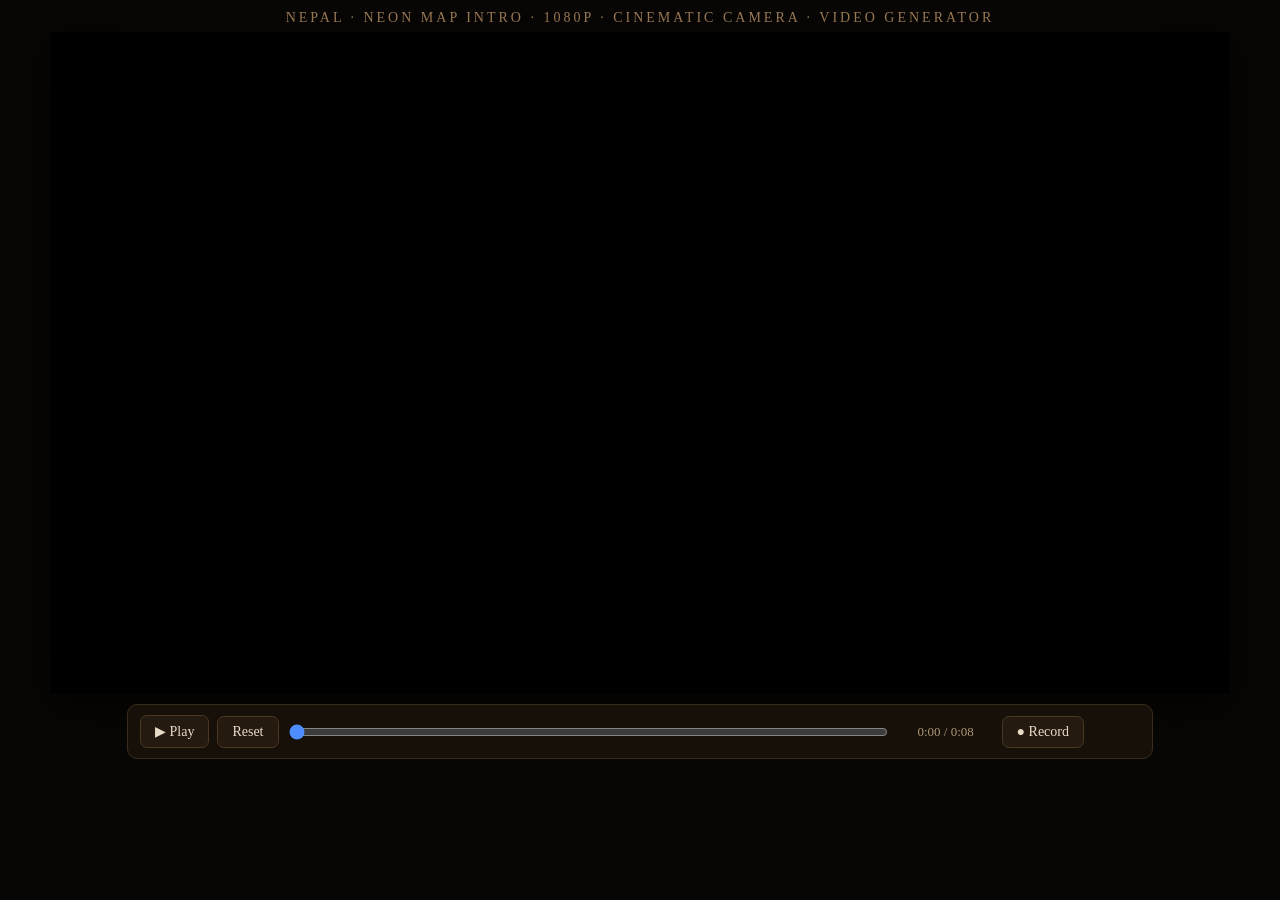
<file: assets/interactive/nepal-map-intro.html>
<!DOCTYPE html>
<html lang="en">
<head>
<meta charset="utf-8">
<meta name="viewport" content="width=device-width, initial-scale=1">
<title>Nepal - Neon Map Intro 1080p (Video Generator)</title>
<style>
  html,body{margin:0;padding:0;background:#080604;color:#d8ccc0;font-family:Georgia,serif;}
  body{display:flex;flex-direction:column;align-items:center;min-height:100vh;}
  #hdr{margin:10px 0 6px;font-size:14px;letter-spacing:3px;text-transform:uppercase;color:#a8845c;}
  #stage{line-height:0;}
  canvas{width:min(92vw,calc(76vh*1.7778));height:auto;background:#000;box-shadow:0 10px 44px rgba(0,0,0,.75);}
  #bar{display:flex;align-items:center;gap:8px;width:min(92vw,1000px);margin:10px 0 18px;
       background:#161009;border:1px solid #3a2c1c;border-radius:10px;padding:10px 12px;}
  button{font-family:Georgia,serif;font-size:14px;padding:7px 14px;border-radius:7px;cursor:pointer;
         background:#241a10;color:#e8dcc8;border:1px solid #4a3822;}
  button:hover{background:#302416;}
  button.rec-on{background:#5a1712;border-color:#8a2f24;color:#ffd9cf;}
  input[type=range]{flex:1;accent-color:#4d8dff;}
  #timeLbl{font-size:13px;color:#b09878;min-width:96px;text-align:center;}
  #recState{font-size:12px;color:#ff6f61;min-width:48px;letter-spacing:2px;}
  .blink{animation:bl 1s steps(2) infinite;}
  @keyframes bl{50%{opacity:.15;}}
</style>
</head>
<body>
<div id="hdr">Nepal &middot; neon map intro &middot; 1080p &middot; cinematic camera &middot; video generator</div>
<div id="stage"><canvas id="cv" width="1920" height="1080"></canvas></div>
<div id="bar">
  <button id="btnPlay">&#9654; Play</button>
  <button id="btnReset">Reset</button>
  <input id="scrub" type="range" min="0" max="800" step="1" value="0">
  <span id="timeLbl">0:00 / 0:08</span>
  <button id="btnRec">&#9679; Record</button>
  <span id="recState"></span>
</div>
<script>
'use strict';
/* ============================================================
   NEPAL - NEON MAP INTRO (8s, 1920x1080)
   dark grunge world surface -> neon blue outline draws with
   electric particles -> textured Nepal flag fill (crimson
   double-pennant, blue border, moon + sun) wipes top-down.
   dynamic camera: push, west-to-east Himalaya sweep, pull-back,
   hero detail, settle. no text on screen. pure function of t.
   ============================================================ */
const W = 1920, H = 1080, DUR = 8;
const RES = W / 1920;                 /* resolution scale factor */
const cv = document.getElementById('cv');
const ctx = cv.getContext('2d');

const TAU = Math.PI * 2;
const NEON='#4d8dff', NEON_CORE='#d8e6ff';
const clamp=(v,a,b)=> v<a?a : v>b?b : v;
const lerp=(a,b,u)=> a+(b-a)*u;
const seg=(t,a,b)=> b<=a ? (t>=b?1:0) : clamp((t-a)/(b-a),0,1);
const easeIO=u=>{ u=clamp(u,0,1); return u<.5 ? 4*u*u*u : 1-Math.pow(-2*u+2,3)/2; };
function hash(n){ const s=Math.sin(n*127.1+311.7)*43758.5453; return s-Math.floor(s); }
function fmt(s){ s=Math.max(0,s); const m=Math.floor(s/60), ss=Math.floor(s%60); return m+':'+String(ss).padStart(2,'0'); }

/* ---------------- nepal border polygon (lon,lat) ----------------
   real border data (Natural-Earth-derived, DP-simplified):
   full arc - Kanchanpur to Kanchenjunga along the Himalaya. */
const NPL=[
[81.619,30.445],[81.613,30.413],[81.556,30.429],[81.557,30.373],[81.407,30.417],
[81.431,30.378],[81.402,30.369],[81.421,30.307],[81.394,30.202],[81.332,30.151],
[81.255,30.146],[81.286,30.113],[81.252,30.020],[81.134,30.013],[81.091,30.057],
[81.111,30.093],[81.076,30.106],[81.087,30.156],[81.035,30.198],[80.934,30.180],
[80.918,30.226],[80.863,30.168],[80.873,30.131],[80.741,30.003],[80.611,29.960],
[80.483,29.797],[80.434,29.800],[80.366,29.742],[80.419,29.652],[80.408,29.612],
[80.288,29.479],[80.303,29.453],[80.243,29.442],[80.314,29.310],[80.291,29.195],
[80.244,29.201],[80.276,29.140],[80.180,29.132],[80.137,29.074],[80.122,28.988],
[80.061,28.916],[80.070,28.825],[80.263,28.753],[80.375,28.628],[80.469,28.618],
[80.516,28.548],[80.501,28.663],[80.542,28.692],[80.776,28.539],[80.896,28.506],
[80.949,28.439],[81.193,28.370],[81.322,28.175],[81.318,28.131],[81.369,28.141],
[81.383,28.176],[81.447,28.156],[81.476,28.084],[81.698,27.987],[81.888,27.860],
[81.921,27.857],[81.966,27.930],[82.066,27.924],[82.411,27.693],[82.476,27.675],
[82.706,27.719],[82.757,27.587],[82.734,27.506],[82.923,27.502],[82.951,27.466],
[83.037,27.450],[83.186,27.455],[83.302,27.333],[83.386,27.383],[83.389,27.480],
[83.621,27.471],[83.856,27.349],[83.881,27.379],[83.849,27.439],[84.030,27.436],
[84.104,27.516],[84.150,27.516],[84.210,27.439],[84.260,27.447],[84.290,27.389],
[84.619,27.338],[84.692,27.217],[84.640,27.055],[84.792,26.994],[84.827,27.021],
[84.961,26.959],[84.998,26.891],[85.058,26.885],[85.029,26.856],[85.195,26.868],
[85.181,26.814],[85.209,26.758],[85.335,26.744],[85.629,26.873],[85.708,26.830],
[85.736,26.787],[85.732,26.668],[85.768,26.628],[85.851,26.609],[85.853,26.563],
[85.956,26.654],[86.034,26.663],[86.233,26.591],[86.343,26.620],[86.743,26.423],
[86.896,26.474],[86.895,26.506],[87.010,26.531],[87.052,26.586],[87.090,26.452],
[87.166,26.405],[87.262,26.408],[87.266,26.371],[87.352,26.350],[87.361,26.413],
[87.447,26.435],[87.553,26.420],[87.595,26.382],[87.679,26.435],[87.757,26.413],
[87.800,26.466],[87.841,26.439],[87.888,26.471],[88.032,26.360],[88.032,26.394],
[88.092,26.428],[88.102,26.557],[88.190,26.741],[88.119,26.955],[88.141,26.983],
[88.083,27.037],[88.046,27.033],[87.988,27.114],[88.065,27.334],[88.046,27.368],
[88.077,27.429],[88.038,27.483],[88.156,27.691],[88.201,27.849],[88.135,27.882],
[88.102,27.863],[88.082,27.897],[87.865,27.913],[87.832,27.947],[87.731,27.805],
[87.665,27.811],[87.671,27.834],[87.609,27.816],[87.560,27.867],[87.450,27.821],
[87.407,27.834],[87.428,27.860],[87.314,27.828],[87.255,27.849],[87.222,27.818],
[87.116,27.851],[87.034,27.952],[86.938,27.960],[86.865,28.025],[86.755,28.034],
[86.752,28.089],[86.721,28.106],[86.635,28.071],[86.561,28.112],[86.565,28.059],
[86.510,27.956],[86.409,27.909],[86.335,27.969],[86.318,27.947],[86.229,27.977],
[86.192,28.171],[86.120,28.090],[86.087,28.095],[86.081,28.019],[86.127,27.929],
[85.980,27.918],[85.950,27.953],[85.975,27.997],[85.894,28.057],[85.903,28.107],
[85.853,28.181],[85.758,28.228],[85.708,28.385],[85.611,28.252],[85.592,28.308],
[85.498,28.332],[85.415,28.327],[85.372,28.277],[85.122,28.338],[85.103,28.455],
[85.184,28.539],[85.188,28.646],[85.053,28.681],[84.992,28.599],[84.858,28.575],
[84.695,28.633],[84.702,28.673],[84.628,28.738],[84.490,28.736],[84.437,28.770],
[84.412,28.852],[84.225,28.894],[84.251,29.035],[84.190,29.048],[84.205,29.126],
[84.172,29.139],[84.165,29.198],[84.198,29.243],[84.114,29.246],[84.089,29.295],
[83.900,29.322],[83.811,29.300],[83.797,29.252],[83.720,29.242],[83.640,29.162],
[83.574,29.179],[83.438,29.309],[83.423,29.405],[83.364,29.432],[83.340,29.495],
[83.267,29.502],[83.250,29.556],[83.285,29.562],[83.213,29.608],[83.088,29.607],
[83.002,29.669],[82.952,29.665],[82.941,29.701],[82.845,29.684],[82.752,29.767],
[82.693,29.766],[82.734,29.817],[82.704,29.851],[82.639,29.835],[82.645,29.872],
[82.561,29.956],[82.499,29.948],[82.334,30.048],[82.174,30.063],[82.172,30.126],
[82.207,30.151],[82.104,30.233],[82.105,30.347],[82.060,30.362],[82.058,30.337],
[81.995,30.323],[81.697,30.420]];
/* project to world pixels (equirectangular, lon scaled by cos mid-lat) */
let _lo1=1e9,_lo2=-1e9,_la1=1e9,_la2=-1e9;
NPL.forEach(p=>{ _lo1=Math.min(_lo1,p[0]); _lo2=Math.max(_lo2,p[0]);
                 _la1=Math.min(_la1,p[1]); _la2=Math.max(_la2,p[1]); });
const LONMIN=_lo1,LONMAX=_lo2,LATMIN=_la1,LATMAX=_la2,MIDLAT=(_la1+_la2)/2;
const KX=Math.cos(MIDLAT*Math.PI/180);
const MAPS=(880*RES)/(_la2-_la1);    /* fit map height ~81% of frame */
const MAPW=(LONMAX-LONMIN)*KX*MAPS, MAPH=(LATMAX-LATMIN)*MAPS;
const PX=NPL.map(p=>[ (p[0]-LONMIN)*KX*MAPS, (LATMAX-p[1])*MAPS ]);
let BB={x:1e9,y:1e9,x2:-1e9,y2:-1e9};
PX.forEach(p=>{ BB.x=Math.min(BB.x,p[0]); BB.y=Math.min(BB.y,p[1]);
                BB.x2=Math.max(BB.x2,p[0]); BB.y2=Math.max(BB.y2,p[1]); });
const MAPCX=(BB.x+BB.x2)/2, MAPCY=(BB.y+BB.y2)/2;
/* cumulative lengths for progressive draw */
const SEGL=[]; let PERIM=0;
for(let i=0;i<PX.length;i++){
  const a=PX[i], b=PX[(i+1)%PX.length];
  const l=Math.hypot(b[0]-a[0],b[1]-a[1]);
  SEGL.push(l); PERIM+=l;
}
function pathUpTo(g,frac){
  let rem=frac*PERIM;
  g.moveTo(PX[0][0],PX[0][1]);
  let head=[PX[0][0],PX[0][1]];
  for(let i=0;i<PX.length;i++){
    const l=SEGL[i];
    if(rem>=l){ g.lineTo(PX[(i+1)%PX.length][0],PX[(i+1)%PX.length][1]);
      head=PX[(i+1)%PX.length]; rem-=l; }
    else{ const f=l>0?rem/l:0;
      const hx=lerp(PX[i][0],PX[(i+1)%PX.length][0],f);
      const hy=lerp(PX[i][1],PX[(i+1)%PX.length][1],f);
      g.lineTo(hx,hy); head=[hx,hy]; rem=0; break; }
  }
  return head;
}
function pathAll(g){ g.moveTo(PX[0][0],PX[0][1]);
  for(let i=1;i<PX.length;i++) g.lineTo(PX[i][0],PX[i][1]); g.closePath(); }

/* ---------------- camera keyframes [t, zoom, cxF, cyF, rotDeg] ----------------
   cx/cy are fractions of map height (resolution-independent) */
const CAMK=[
 [0.0,0.94, 0.00, 0.00,  0.0],
 [2.0,1.12,-0.22, 0.04, -2.2],
 [4.6,1.30, 0.24,-0.02,  2.4],
 [5.6,1.02, 0.00, 0.01,  0.0],
 [7.0,1.25, 0.00, 0.02, -1.6],
 [8.0,1.08, 0.00, 0.00,  0.0]
];
function camera(t){
  let a=CAMK[0], b=CAMK[CAMK.length-1];
  for(let i=0;i<CAMK.length-1;i++){
    if(t>=CAMK[i][0]&&t<=CAMK[i+1][0]){ a=CAMK[i]; b=CAMK[i+1]; break; }
  }
  const u=easeIO((t-a[0])/Math.max(.0001,b[0]-a[0]));
  const fl=Math.sin(t*.5)*6*RES+Math.sin(t*1.3)*2*RES;
  return { z:lerp(a[1],b[1],u),
           cx:lerp(a[2],b[2],u)*MAPH+fl,
           cy:lerp(a[3],b[3],u)*MAPH+Math.cos(t*.37)*5*RES,
           rot:(lerp(a[4],b[4],u)+Math.sin(t*.23)*.14)*Math.PI/180 };
}
/* ---------------- grunge world backdrop (offscreen, drawn once) ---------------- */
const BGW=Math.round(W*1.5),BGH=Math.round(H*1.5);
const bg=document.createElement('canvas'); bg.width=BGW; bg.height=BGH;
(function(){
  const g=bg.getContext('2d');
  g.fillStyle='#0a0806'; g.fillRect(0,0,BGW,BGH);
  /* mottled grunge */
  for(let i=0;i<4200;i++){
    const x=hash(i*3+1)*BGW, y=hash(i*3+2)*BGH, r=8+hash(i*3+3)*70;
    g.globalAlpha=.015+hash(i*7)*.04;
    g.fillStyle=hash(i*11)>.5?'#000':'#241a10';
    g.beginPath(); g.ellipse(x,y,r,r*.6,hash(i)*TAU,0,TAU); g.fill();
  }
  /* faint continents (very rough blobs, barely visible) */
  function blob(pts){
    g.beginPath();
    pts.forEach((p,i)=>{ const x=(p[0]+180)*(BGW/360), y=(84-p[1])*(BGH/144);
      if(i===0)g.moveTo(x,y); else g.lineTo(x,y); });
    g.closePath(); g.fill();
  }
  g.fillStyle='rgba(150,125,95,.055)';
  blob([[-168,66],[-140,70],[-120,72],[-95,73],[-75,70],[-60,62],[-55,50],[-65,44],
        [-75,35],[-81,25],[-97,25],[-105,20],[-115,30],[-125,40],[-130,55],[-150,60]]);
  blob([[-80,10],[-60,12],[-50,0],[-35,-8],[-40,-22],[-58,-35],[-70,-52],[-75,-40],
        [-70,-18],[-80,0]]);
  blob([[-10,36],[3,43],[12,44],[20,40],[28,41],[38,48],[30,60],[20,66],[10,64],[0,58],[-8,52]]);
  blob([[-17,15],[-10,32],[0,36],[12,34],[25,32],[35,30],[43,12],[52,12],[42,-5],
        [35,-25],[25,-34],[18,-34],[12,-18],[8,4],[-8,5]]);
  blob([[30,60],[40,66],[60,70],[80,72],[100,75],[120,72],[140,70],[160,66],[170,62],
        [160,58],[142,50],[130,42],[122,30],[110,18],[100,10],[95,15],[88,20],[80,12],
        [72,20],[62,24],[55,26],[48,30],[40,38],[32,45]]);
  blob([[35,30],[45,28],[55,25],[58,20],[52,15],[43,12],[38,20]]);
  blob([[114,-22],[122,-14],[132,-11],[142,-11],[150,-22],[153,-30],[146,-39],
        [135,-35],[125,-33],[115,-30]]);
  blob([[-45,60],[-30,68],[-22,76],[-40,80],[-55,76],[-52,66]]);
  /* graticule */
  g.globalAlpha=1;
  g.strokeStyle='rgba(190,160,120,.045)'; g.lineWidth=RES;
  const step=120*RES;
  for(let x=0;x<=BGW;x+=step){ g.beginPath(); g.moveTo(x,0); g.lineTo(x,BGH); g.stroke(); }
  for(let y=0;y<=BGH;y+=step){ g.beginPath(); g.moveTo(0,y); g.lineTo(BGW,y); g.stroke(); }
  /* scratches */
  g.strokeStyle='rgba(0,0,0,.10)'; g.lineWidth=1.2*RES;
  for(let i=0;i<140;i++){
    const x=hash(i*13+4)*BGW,y=hash(i*13+5)*BGH,a=hash(i*13+6)*TAU,l=(40+hash(i*13+7)*160)*RES;
    g.beginPath(); g.moveTo(x,y); g.lineTo(x+Math.cos(a)*l,y+Math.sin(a)*l); g.stroke();
  }
})();
/* ---------------- textured flag (offscreen, drawn once) ---------------- */
const PAD=40*RES;
const FW=Math.ceil(BB.x2-BB.x)+PAD*2, FH=Math.ceil(BB.y2-BB.y)+PAD*2;
const flag=document.createElement('canvas'); flag.width=FW; flag.height=FH;
(function(){
  const g=flag.getContext('2d');
  const gx=PAD, gy=PAD, gw=FW-PAD*2, gh=FH-PAD*2;
  /* Nepal double-pennant flag: crimson field, blue border,
     white moon (upper) + white sun (lower). backdrop fills the
     rest of the map area with deep crimson shadow. */
  g.fillStyle='#2e0a14'; g.fillRect(gx,gy,gw,gh);
  const fh=gh*.94, fw=fh*.80;
  const fx0=gx+(gw-fw)/2, fy0=gy+(gh-fh)/2;
  const P=[[0,0],[fw*.94,fh*.42],[fw*.30,fh*.50],[fw,fh*.88],[0,fh]];
  function penn(ox,oy,sc){
    g.beginPath();
    P.forEach((p,i)=>{ const x=fx0+ox+p[0]*sc, y=fy0+oy+p[1]*sc;
      if(i===0)g.moveTo(x,y); else g.lineTo(x,y); });
    g.closePath();
  }
  /* blue border (slightly larger silhouette behind) */
  g.fillStyle='#003893';
  penn(-fh*.016,-fh*.016,1.032); g.fill();
  /* crimson field */
  g.fillStyle='#d01235';
  penn(0,0,1); g.fill();
  /* white crescent moon - upper pennant */
  const mx=fx0+fw*.34, my=fy0+fh*.27, mr=fh*.075;
  g.fillStyle='#f2efe4';
  g.beginPath(); g.arc(mx,my,mr,0,TAU,false);
  g.arc(mx+mr*.38,my-mr*.12,mr*.82,0,TAU,true); g.fill();
  /* white sun with rays - lower pennant */
  const sx=fx0+fw*.32, sy=fy0+fh*.68, sr=fh*.062;
  g.beginPath(); g.arc(sx,sy,sr*.62,0,TAU); g.fill();
  for(let i=0;i<12;i++){
    const a=i*TAU/12;
    g.beginPath();
    g.moveTo(sx+Math.cos(a-.10)*sr*.62, sy+Math.sin(a-.10)*sr*.62);
    g.lineTo(sx+Math.cos(a)*sr*1.18, sy+Math.sin(a)*sr*1.18);
    g.lineTo(sx+Math.cos(a+.10)*sr*.62, sy+Math.sin(a+.10)*sr*.62);
    g.closePath(); g.fill();
  }
  /* fabric folds */
  for(let i=0;i<10;i++){
    const fx=gx+gw*(i+.5)/10, w=64*RES;
    const fg=g.createLinearGradient(fx-w,0,fx+w,0);
    fg.addColorStop(0,'rgba(0,0,0,0)'); fg.addColorStop(.5,'rgba(0,0,0,.14)');
    fg.addColorStop(1,'rgba(0,0,0,0)');
    g.fillStyle=fg; g.fillRect(fx-w,gy,w*2,gh);
  }
  /* grunge blotches */
  for(let i=0;i<1700;i++){
    const x=gx+hash(i*5+11)*gw, y=gy+hash(i*5+12)*gh, r=(2+hash(i*5+13)*26)*RES;
    g.globalAlpha=.02+hash(i*5+14)*.06;
    g.fillStyle=hash(i*5+15)>.35?'rgba(0,0,0,1)':'rgba(240,235,245,1)';
    g.beginPath(); g.ellipse(x,y,r,r*.55,hash(i*5+16)*TAU,0,TAU); g.fill();
  }
  g.globalAlpha=1;
  /* edge wear */
  g.strokeStyle='rgba(0,0,0,.25)'; g.lineWidth=3*RES;
  g.strokeRect(gx+1.5*RES,gy+1.5*RES,gw-3*RES,gh-3*RES);
})();
/* ---------------- grain ---------------- */
let grainPat=null;
(function(){ const g=document.createElement('canvas'); g.width=g.height=256;
  const gc=g.getContext('2d');
  for(let i=0;i<1700;i++){ gc.globalAlpha=.05; gc.fillStyle=hash(i)>.5?'#000':'#fff';
    gc.fillRect(hash(i+9)*256,hash(i+77)*256,1.5,1.5); }
  grainPat=ctx.createPattern(g,'repeat');
})();
/* ---------------- neon stroke helper (layered, Path2D-based) ------------- */
function neonStroke(path,widthCore){
  const wc=widthCore||2.4*RES;
  ctx.save();
  ctx.globalCompositeOperation='lighter';
  ctx.lineJoin='round'; ctx.lineCap='round';
  ctx.strokeStyle='rgba(77,141,255,.14)'; ctx.lineWidth=wc+14*RES; ctx.stroke(path);
  ctx.strokeStyle='rgba(77,141,255,.40)'; ctx.lineWidth=wc+5*RES;  ctx.stroke(path);
  ctx.strokeStyle=NEON_CORE;             ctx.lineWidth=wc;        ctx.stroke(path);
  ctx.strokeStyle='rgba(240,246,255,.9)';ctx.lineWidth=wc*.45;    ctx.stroke(path);
  ctx.restore();
}
/* ---------------- master render ---------------- */
function render(t){
  ctx.setTransform(1,0,0,1,0,0);
  ctx.fillStyle='#080604'; ctx.fillRect(0,0,W,H);
  const cam=camera(t);
  ctx.save();
  ctx.translate(W/2,H/2); ctx.rotate(cam.rot); ctx.scale(cam.z,cam.z);
  ctx.translate(-W/2-cam.cx,-H/2-cam.cy);
  /* backdrop (world-sized) */
  ctx.drawImage(bg,-(BGW-W)/2,-(BGH-H)/2);
  /* map space */
  ctx.save();
  ctx.translate(W/2-MAPCX, H/2-MAPCY);
  const drawProg=easeIO(seg(t,.5,4.4));
  const fillProg=easeIO(seg(t,5.6,7.0));
  /* dim under-fill so interior isn't pure void before flag */
  if(fillProg>0){
    ctx.save(); pathAll(ctx);
    ctx.fillStyle='rgba(26,14,32,'+(.85*fillProg)+')'; ctx.fill();
    ctx.restore();
  }
  /* flag fill: vertical wipe - moon first, then sun */
  if(fillProg>0){
    const d={x:.12,y:.99};
    const dl=Math.hypot(d.x,d.y); d.x/=dl; d.y/=dl;
    const corners=[[BB.x-PAD,BB.y-PAD],[BB.x2+PAD,BB.y-PAD],[BB.x2+PAD,BB.y2+PAD],[BB.x-PAD,BB.y2+PAD]];
    let pmin=1e18,pmax=-1e18;
    corners.forEach(c=>{ const p=c[0]*d.x+c[1]*d.y; pmin=Math.min(pmin,p); pmax=Math.max(pmax,p); });
    const band=70*RES;
    const f=lerp(pmin-60*RES,pmax+140*RES,fillProg);
    /* masked flag */
    const mc=render._mc||(render._mc=document.createElement('canvas'));
    if(mc.width!==FW||mc.height!==FH){ mc.width=FW; mc.height=FH; }
    const mg=mc.getContext('2d');
    mg.setTransform(1,0,0,1,0,0);
    mg.clearRect(0,0,FW,FH);
    mg.drawImage(flag,0,0);
    mg.globalCompositeOperation='destination-in';
    const bx0=BB.x-PAD, by0=BB.y-PAD, base=bx0*d.x+by0*d.y;
    const lg=mg.createLinearGradient(
      bx0+((f-band)-base)*d.x, by0+((f-band)-base)*d.y,
      bx0+((f+band)-base)*d.x, by0+((f+band)-base)*d.y);
    lg.addColorStop(0,'rgba(0,0,0,1)'); lg.addColorStop(1,'rgba(0,0,0,0)');
    mg.fillStyle=lg; mg.fillRect(0,0,FW,FH);
    mg.globalCompositeOperation='source-over';
    ctx.save(); pathAll(ctx); ctx.clip();
    ctx.drawImage(mc,BB.x-PAD,BB.y-PAD);
    /* bright leading edge */
    if(fillProg<.995){
      const pe={x:-d.y,y:d.x}, L=MAPW*2.2;
      const fE=f-band;
      const ex=bx0+(fE-base)*d.x, ey=by0+(fE-base)*d.y;
      ctx.strokeStyle='rgba(77,141,255,'+(.30*(1-fillProg*.65))+')';
      ctx.lineWidth=9*RES;
      ctx.beginPath(); ctx.moveTo(ex-pe.x*L,ey-pe.y*L); ctx.lineTo(ex+pe.x*L,ey+pe.y*L);
      ctx.stroke();
      ctx.strokeStyle='rgba(220,232,255,'+(.75*(1-fillProg*.65))+')';
      ctx.lineWidth=3*RES;
      ctx.beginPath(); ctx.moveTo(ex-pe.x*L,ey-pe.y*L); ctx.lineTo(ex+pe.x*L,ey+pe.y*L);
      ctx.stroke();
    }
    ctx.restore();
  }
  /* completion flash */
  const fl=Math.max(0,1-Math.abs(t-4.5)/.55);
  if(fl>0){
    const fg=ctx.createRadialGradient(W/2,H/2,60*RES,W/2,H/2,760*RES);
    fg.addColorStop(0,'rgba(150,180,255,'+(.28*fl)+')');
    fg.addColorStop(1,'rgba(77,141,255,0)');
    ctx.fillStyle=fg; ctx.fillRect(-800,-800,W+1600,H+1600);
    ctx.save();
    ctx.strokeStyle='rgba(170,195,255,'+(.55*fl)+')';
    ctx.lineWidth=2.5*RES;
    ctx.beginPath(); ctx.arc(W/2,H/2,760*RES*(1-fl*.6),0,TAU); ctx.stroke();
    ctx.restore();
  }
  /* electric ghost crawl (after outline exists) */
  if(drawProg>.05){
    const ga=(.16+.10*Math.sin(t*2.2))*Math.min(1,drawProg*2);
    ctx.save();
    ctx.globalCompositeOperation='lighter';
    ctx.strokeStyle='rgba(77,141,255,'+ga+')'; ctx.lineWidth=1.6*RES;
    ctx.beginPath();
    const seed=Math.floor(t*14);
    for(let i=0;i<PX.length;i+=3){
      const jx=(hash(i*7+seed)-.5)*4.4*RES, jy=(hash(i*7+seed+31)-.5)*4.4*RES;
      if(i===0)ctx.moveTo(PX[0][0]+jx,PX[0][1]+jy);
      else ctx.lineTo(PX[i][0]+jx,PX[i][1]+jy);
    }
    ctx.closePath(); ctx.stroke();
    ctx.restore();
  }
  /* main neon outline (progressive; full path cached as Path2D) */
  let head=null;
  if(drawProg<1){
    const pp=new Path2D();
    head=pathUpTo(pp,drawProg);
    neonStroke(pp,2.4*RES);
  } else {
    if(!render._fp){ render._fp=new Path2D(); pathAll(render._fp); }
    neonStroke(render._fp,2.4*RES);
    head=null;
    /* random segment flickers */
    ctx.save();
    ctx.globalCompositeOperation='lighter';
    const seed=Math.floor(t*9);
    for(let k=0;k<6;k++){
      const i=Math.floor(hash(k*3+seed)*PX.length);
      const a=PX[i], b=PX[(i+1)%PX.length];
      ctx.strokeStyle='rgba(200,220,255,'+(.25+.55*hash(k+seed*7))+')';
      ctx.lineWidth=3*RES;
      ctx.beginPath(); ctx.moveTo(a[0],a[1]); ctx.lineTo(b[0],b[1]); ctx.stroke();
    }
    ctx.restore();
  }
  /* draw-head sparks */
  if(drawProg>0&&drawProg<1&&head){
    ctx.save();
    ctx.globalCompositeOperation='lighter';
    for(let i=0;i<18;i++){
      const a=hash(i*17+Math.floor(t*30))*TAU;
      const r=(3+hash(i*17+1+Math.floor(t*30))*30)*RES;
      const px=head[0]+Math.cos(a)*r, py=head[1]+Math.sin(a)*r;
      const al=(1-r/(34*RES))*.8;
      ctx.fillStyle='rgba(220,232,255,'+al+')';
      ctx.beginPath(); ctx.arc(px,py,(1.6+hash(i)*2)*RES,0,TAU); ctx.fill();
    }
    const hg=ctx.createRadialGradient(head[0],head[1],0,head[0],head[1],26*RES);
    hg.addColorStop(0,'rgba(225,236,255,.95)'); hg.addColorStop(1,'rgba(77,141,255,0)');
    ctx.fillStyle=hg;
    ctx.beginPath(); ctx.arc(head[0],head[1],26*RES,0,TAU); ctx.fill();
    ctx.restore();
  }
  /* ambient motes near border */
  ctx.save();
  ctx.globalCompositeOperation='lighter';
  for(let i=0;i<30;i++){
    const idx=Math.floor(hash(i*29)*PX.length);
    const ph=(t*.14+hash(i*31))%1;
    const px=PX[idx][0]+(hash(i*37)-.5)*46*RES+Math.sin(t*.8+i)*7*RES;
    const py=PX[idx][1]+(hash(i*41)-.5)*46*RES+Math.cos(t*.7+i*2)*7*RES;
    ctx.fillStyle='rgba(77,141,255,'+(.30*Math.sin(ph*Math.PI))+')';
    ctx.beginPath(); ctx.arc(px,py,1.8*RES,0,TAU); ctx.fill();
  }
  ctx.restore();
  ctx.restore(); /* map space */
  ctx.restore(); /* camera */
  /* vignette + grain + fades (screen space) */
  const vg=ctx.createRadialGradient(W/2,H/2,H*.42,W/2,H/2,H*.92);
  vg.addColorStop(0,'rgba(0,0,0,0)'); vg.addColorStop(1,'rgba(0,0,0,.62)');
  ctx.fillStyle=vg; ctx.fillRect(0,0,W,H);
  if(grainPat){ ctx.save(); ctx.globalAlpha=.35; ctx.fillStyle=grainPat;
    ctx.fillRect(0,0,W,H); ctx.restore(); }
  const fa=Math.max(1-seg(t,0,.6),seg(t,7.5,8));
  if(fa>0){ ctx.fillStyle='rgba(0,0,0,'+fa+')'; ctx.fillRect(0,0,W,H); }
}
/* ---------------- controls ---------------- */
const btnPlay=document.getElementById('btnPlay'), btnReset=document.getElementById('btnReset'),
      scrub=document.getElementById('scrub'), timeLbl=document.getElementById('timeLbl'),
      btnRec=document.getElementById('btnRec'), recState=document.getElementById('recState');
let playing=false, tcur=0, lastTs=0, recorder=null;
const chunks=[];
function setPlaying(p){ playing=p; btnPlay.innerHTML=p?'&#10074;&#10074; Pause':'&#9654; Play'; }
btnPlay.addEventListener('click',()=>{ if(!playing&&tcur>=DUR)tcur=0; setPlaying(!playing); });
btnReset.addEventListener('click',()=>{ setPlaying(false); tcur=0; });
scrub.addEventListener('input',e=>{ tcur=e.target.value/100; });
window.addEventListener('keydown',e=>{
  if(e.code==='Space'&&e.target===document.body){
    e.preventDefault();
    if(!playing&&tcur>=DUR)tcur=0; setPlaying(!playing);
  }
});
let lastErr='';
function showErr(e){
  const msg=(e&&e.message)?(e.message+' @ '+(e.lineno||'?')):String(e);
  if(msg===lastErr)return;
  lastErr=msg;
  recState.textContent='ERR';
  document.getElementById('hdr').textContent='ERROR: '+msg;
  console.error(msg,e);
}
window.addEventListener('error',ev=>showErr(ev.error||ev.message));
window.addEventListener('unhandledrejection',ev=>showErr(ev.reason));
function loop(ts){
  try{
    if(lastTs&&playing){
      tcur+=Math.min(.1,(ts-lastTs)/1000);
      if(tcur>=DUR){ tcur=DUR; setPlaying(false); stopRec(); }
    }
    lastTs=ts;
    render(tcur);
    scrub.value=Math.round(tcur*100);
    timeLbl.textContent=fmt(tcur)+' / '+fmt(DUR);
  }catch(err){ showErr(err); }
  requestAnimationFrame(loop);
}
requestAnimationFrame(loop);
/* ---------------- local recording (MP4 first, webm fallback) ------------- */
function stopRec(){ try{ if(recorder&&recorder.state!=='inactive')recorder.stop(); }catch(err){} }
btnRec.addEventListener('click',()=>{
  if(recorder){ stopRec(); return; }
  if(!cv.captureStream||typeof MediaRecorder==='undefined'){ recState.textContent='N/A'; return; }
  const stream=cv.captureStream(60);
  const mimes=['video/mp4;codecs=avc1.640034','video/mp4;codecs=avc1.640028','video/mp4;codecs=avc1.42E01E','video/mp4',
               'video/webm;codecs=vp9','video/webm;codecs=vp8','video/webm'];
  let mime='';
  for(const m of mimes){ if(MediaRecorder.isTypeSupported(m)){ mime=m; break; } }
  const bps=W>=3840?60000000:(W>=2560?30000000:20000000);
  chunks.length=0;
  try{ recorder=new MediaRecorder(stream,mime?{mimeType:mime,videoBitsPerSecond:bps}:{videoBitsPerSecond:bps}); }
  catch(err){ recState.textContent='ERR'; return; }
  recorder.ondataavailable=e=>{ if(e.data&&e.data.size)chunks.push(e.data); };
  recorder.onstop=()=>{
    const blob=new Blob(chunks,{type:mime||'video/webm'});
    const url=URL.createObjectURL(blob);
    const a=document.createElement('a');
    const ext=(mime||'').indexOf('mp4')>=0?'mp4':'webm';
    a.href=url; a.download='nepal_map_intro_1080p.'+ext;
    document.body.appendChild(a); a.click();
    setTimeout(()=>{ URL.revokeObjectURL(url); a.remove(); },600);
    recorder=null;
    btnRec.classList.remove('rec-on');
    btnRec.innerHTML='&#9679; Record';
    recState.textContent='Saved'; recState.classList.remove('blink');
  };
  tcur=0; setPlaying(true);
  recorder.start();
  btnRec.classList.add('rec-on');
  btnRec.innerHTML='&#9632; Stop';
  recState.textContent='REC'; recState.classList.add('blink');
});
</script>
</body>
</html>
</file>
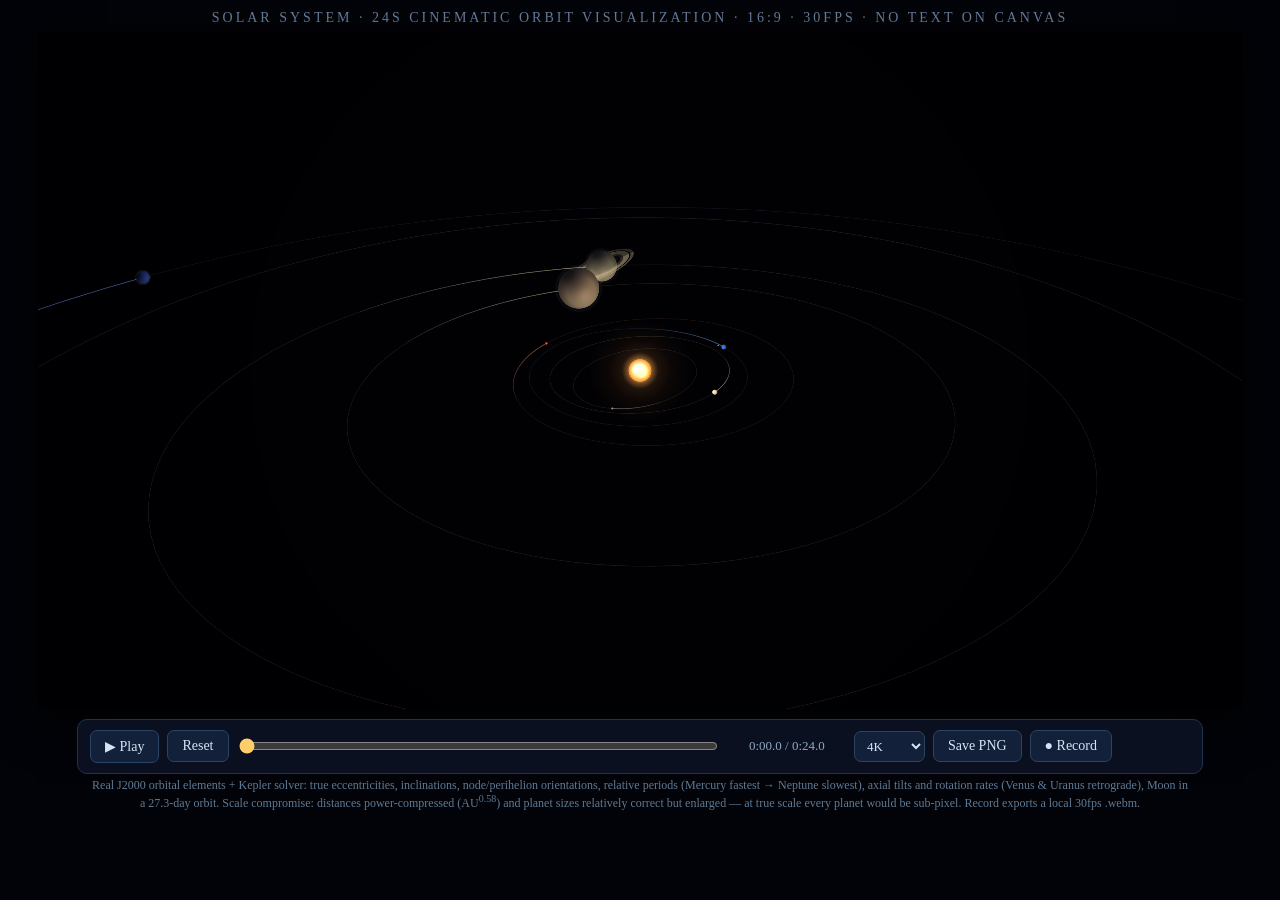
<file: assets/interactive/solar-system.html>
<!DOCTYPE html>
<html lang="en">
<head>
<meta charset="utf-8">
<meta name="viewport" content="width=device-width, initial-scale=1">
<title>Solar System &mdash; Cinematic Orbits (Video Generator)</title>
<style>
  html,body{margin:0;padding:0;background:#020308;color:#c8d4dc;font-family:Georgia,serif;}
  body{display:flex;flex-direction:column;align-items:center;min-height:100vh;}
  #hdr{margin:10px 0 6px;font-size:14px;letter-spacing:3px;text-transform:uppercase;color:#6f86a8;}
  #stage{line-height:0;}
  canvas{width:min(94vw,calc(78vh*1.7778));height:auto;background:#000;box-shadow:0 10px 44px rgba(0,0,0,.8);}
  #bar{display:flex;align-items:center;gap:8px;width:min(94vw,1100px);margin:10px 0 4px;
       background:#0a1020;border:1px solid #1d3350;border-radius:10px;padding:10px 12px;flex-wrap:wrap;}
  button{font-family:Georgia,serif;font-size:14px;padding:7px 14px;border-radius:7px;cursor:pointer;
         background:#12203a;color:#d5e5f5;border:1px solid #2c4463;}
  button:hover{background:#1a2c4c;}
  button.rec-on{background:#5a1712;border-color:#8a2f24;color:#ffd9cf;}
  select{font-family:Georgia,serif;font-size:13px;padding:6px 8px;border-radius:7px;background:#12203a;color:#d5e5f5;border:1px solid #2c4463;}
  input[type=range]{flex:1;min-width:160px;accent-color:#ffce6a;}
  #timeLbl{font-size:13px;color:#8fa8c0;min-width:118px;text-align:center;}
  #recState{font-size:12px;color:#ff6f61;min-width:70px;letter-spacing:2px;}
  #hint{font-size:12px;color:#5f7a94;margin:0 0 14px;max-width:1100px;text-align:center;}
  .blink{animation:bl 1s steps(2) infinite;}
  @keyframes bl{50%{opacity:.15;}}
</style>
</head>
<body>
<div id="hdr">Solar system &middot; 24s cinematic orbit visualization &middot; 16:9 &middot; 30fps &middot; no text on canvas</div>
<div id="stage"><canvas id="cv" width="3840" height="2160"></canvas></div>
<div id="bar">
  <button id="btnPlay">&#9654; Play</button>
  <button id="btnReset">Reset</button>
  <input id="scrub" type="range" min="0" max="2400" step="1" value="0">
  <span id="timeLbl">0:00.0 / 0:24.0</span>
  <select id="resSel">
    <option value="1920">1080p</option>
    <option value="2560">1440p</option>
    <option value="3840" selected>4K</option>
  </select>
  <button id="btnPng">Save PNG</button>
  <button id="btnRec">&#9679; Record</button>
  <span id="recState"></span>
</div>
<p id="hint">Real J2000 orbital elements + Kepler solver: true eccentricities, inclinations, node/perihelion orientations, relative periods (Mercury fastest &rarr; Neptune slowest), axial tilts and rotation rates (Venus &amp; Uranus retrograde), Moon in a 27.3-day orbit. Scale compromise: distances power-compressed (AU<sup>0.58</sup>) and planet sizes relatively correct but enlarged &mdash; at true scale every planet would be sub-pixel. Record exports a local 30fps .webm.</p>
<script>
'use strict';
const DUR = 24, FPS = 30, TAU = Math.PI*2, DEG = Math.PI/180;
const BASE_W = 1920, BASE_H = 1080;
const cv = document.getElementById('cv');
const ctx = cv.getContext('2d');
let W = 3840, H = 2160, S = W/BASE_W;

const offA = document.createElement('canvas');
const offB = document.createElement('canvas');
const bloomQ = document.createElement('canvas');
const bloomE = document.createElement('canvas');
const vigCv = document.createElement('canvas');
const ctxA = offA.getContext('2d');
const ctxB = offB.getContext('2d');
const ctxQ = bloomQ.getContext('2d');
const ctxE = bloomE.getContext('2d');

function setSize(w){
  W = w; H = Math.round(w*9/16); S = W/BASE_W;
  cv.width = W; cv.height = H;
  offA.width = offB.width = W; offA.height = offB.height = H;
  bloomQ.width = Math.max(2,Math.round(W/4)); bloomQ.height = Math.max(2,Math.round(H/4));
  bloomE.width = Math.max(2,Math.round(W/8)); bloomE.height = Math.max(2,Math.round(H/8));
  buildVignette();
}
function buildVignette(){
  vigCv.width = W; vigCv.height = H;
  const g = vigCv.getContext('2d');
  const r = Math.hypot(W,H)*0.62;
  const gr = g.createRadialGradient(W/2,H/2,r*0.45,W/2,H/2,r);
  gr.addColorStop(0,'rgba(0,0,4,0)');
  gr.addColorStop(0.78,'rgba(0,0,6,0.16)');
  gr.addColorStop(1,'rgba(0,0,4,0.5)');
  g.fillStyle = gr; g.fillRect(0,0,W,H);
}

function mulberry32(a){return function(){a|=0;a=a+0x6D2B79F5|0;let t=Math.imul(a^a>>>15,1|a);t=t+Math.imul(t^t>>>7,61|t)^t;return((t^t>>>14)>>>0)/4294967296;};}
function hash(n){const s=Math.sin(n*127.1+311.7)*43758.5453;return s-Math.floor(s);}
const clamp=(v,a,b)=> v<a?a : v>b?b : v;
const lerp=(a,b,u)=> a+(b-a)*u;
const smooth=(a,b,t)=>{const u=clamp((t-a)/(b-a),0,1);return u*u*(3-2*u);};
const css=(c,a)=>'rgba('+(c[0]|0)+','+(c[1]|0)+','+(c[2]|0)+','+a+')';
const shade=(c,f)=>[c[0]*f,c[1]*f,c[2]*f];
const vsub=(a,b)=>[a[0]-b[0],a[1]-b[1],a[2]-b[2]];
const vadd=(a,b)=>[a[0]+b[0],a[1]+b[1],a[2]+b[2]];
const vscale=(a,s)=>[a[0]*s,a[1]*s,a[2]*s];
const vdot=(a,b)=>a[0]*b[0]+a[1]*b[1]+a[2]*b[2];
const vcross=(a,b)=>[a[1]*b[2]-a[2]*b[1],a[2]*b[0]-a[0]*b[2],a[0]*b[1]-a[1]*b[0]];
function vnorm(a){const l=Math.hypot(a[0],a[1],a[2])||1;return[a[0]/l,a[1]/l,a[2]/l];}

function makeGlow(size,stops){
  const c=document.createElement('canvas');c.width=c.height=size;
  const g=c.getContext('2d');
  const gr=g.createRadialGradient(size/2,size/2,0,size/2,size/2,size/2);
  for(const s of stops)gr.addColorStop(s[0],s[1]);
  g.fillStyle=gr;g.fillRect(0,0,size,size);
  return c;
}
const sunGlowWide=makeGlow(256,[[0,'rgba(255,214,140,0.55)'],[0.25,'rgba(255,170,70,0.18)'],[0.6,'rgba(255,130,40,0.05)'],[1,'rgba(255,120,30,0)']]);
const sunGlowTight=makeGlow(128,[[0,'rgba(255,244,214,1)'],[0.35,'rgba(255,214,140,0.5)'],[1,'rgba(255,180,80,0)']]);
const nebWarm=makeGlow(64,[[0,'rgba(255,236,210,0.9)'],[0.55,'rgba(255,226,196,0.32)'],[1,'rgba(255,220,190,0)']]);
const nebCool=makeGlow(64,[[0,'rgba(205,218,255,0.9)'],[0.55,'rgba(198,210,255,0.32)'],[1,'rgba(190,205,255,0)']]);

const DAYS = 7, ROT_DAYS = 0.30;
const DIST_K = 208, DIST_P = 0.58;
const SUN_R = 22;

const PLANETS=[
 {n:'Mercury',aAU:0.3871,e:0.2056,i:7.00,Om:48.33,w:29.12,M0:174.8,P:87.969,rotD:58.646,tilt:0.03,r:1.9,col:[148,142,138],trail:[200,190,180],atmo:0},
 {n:'Venus',aAU:0.7233,e:0.0068,i:3.39,Om:76.68,w:54.88,M0:50.4,P:224.70,rotD:-243.02,tilt:177.4,r:4.7,col:[232,214,166],trail:[240,226,180],atmo:0.35,cloudP:-4.4},
 {n:'Earth',aAU:1.0000,e:0.0167,i:0.0,Om:0.0,w:114.21,M0:357.5,P:365.256,rotD:0.9973,tilt:23.44,r:5.0,col:[58,110,198],trail:[120,180,255],atmo:0.5},
 {n:'Mars',aAU:1.5237,e:0.0934,i:1.85,Om:49.56,w:286.50,M0:19.4,P:686.980,rotD:1.0260,tilt:25.19,r:2.7,col:[196,92,58],trail:[235,140,100],atmo:0.15},
 {n:'Jupiter',aAU:5.2026,e:0.0489,i:1.30,Om:100.49,w:273.87,M0:20.0,P:4332.59,rotD:0.4135,tilt:3.13,r:52,col:[216,182,140],trail:[235,205,160],atmo:0.25},
 {n:'Saturn',aAU:9.5371,e:0.0565,i:2.49,Om:113.66,w:339.39,M0:317.0,P:10759.22,rotD:0.4440,tilt:26.73,r:44,col:[226,206,158],trail:[240,222,175],atmo:0.25,ring:1,axis:-0.42},
 {n:'Uranus',aAU:19.191,e:0.0457,i:0.77,Om:74.01,w:96.99,M0:141.0,P:30688.5,rotD:-0.7183,tilt:97.77,r:19,col:[158,214,216],trail:[190,235,238],atmo:0.3,ring:2,axis:1.35},
 {n:'Neptune',aAU:30.069,e:0.0113,i:1.77,Om:131.78,w:273.19,M0:304.9,P:60182,rotD:0.6713,tilt:28.32,r:18.5,col:[62,92,196],trail:[110,150,240],atmo:0.35}
];
const MOON={P:27.322,inc:5.14,r:1.4,dist:13.5,col:[176,172,164]};
for(const p of PLANETS){
  p.a=DIST_K*Math.pow(p.aAU,DIST_P);
  p.irr=clamp(0.38+0.65/Math.pow(p.aAU,0.4),0.62,1);
  const i2=p.i*DEG,O2=p.Om*DEG,w2=p.w*DEG;
  const cO=Math.cos(O2),sO=Math.sin(O2),cw=Math.cos(w2),sw=Math.sin(w2),ci=Math.cos(i2),si=Math.sin(i2);
  p.m=[cO*cw-sO*sw*ci,-(cO*sw+sO*cw*ci),sO*cw+cO*sw*ci];
  p.n=[-(cO*sw+sO*cw*ci),-sO*sw+cO*cw*ci,cw*si];
  p.q=sw*si;
  p.vTilt=(p.tilt>90?p.tilt-180:p.tilt)*DEG;
}
function kepler(M,e){
  M=M%TAU;
  let E=M;
  for(let k=0;k<5;k++)E=E-(E-e*Math.sin(E)-M)/(1-e*Math.cos(E));
  return E;
}
function orbPos(p,tD){
  const M=p.M0*DEG+TAU*tD/p.P;
  const E=kepler(M,p.e);
  const xp=p.a*(Math.cos(E)-p.e);
  const yp=p.a*Math.sqrt(1-p.e*p.e)*Math.sin(E);
  return [p.m[0]*xp+p.n[0]*yp, p.q*xp+p.n[2]*yp, p.m[2]*xp+p.n[1]*yp];
}
function moonPos(earth,tD){
  const a=TAU*tD/MOON.P;
  const inc=MOON.inc*DEG;
  return [
    earth[0]+MOON.dist*Math.cos(a),
    earth[1]+MOON.dist*Math.sin(a)*Math.sin(inc),
    earth[2]+MOON.dist*Math.sin(a)*Math.cos(inc)
  ];
}

const stars=[],milky=[];
(function build(){
  const rnd=mulberry32(20240);
  for(let i=0;i<950;i++){
    const y=rnd()*2-1,az=rnd()*TAU,rxy=Math.sqrt(1-y*y);
    const m=rnd();
    stars.push({
      p:[Math.cos(az)*rxy,Math.abs(y)*0.9+0.1,Math.sin(az)*rxy],
      s:0.5+Math.pow(m,3)*1.9,
      b:0.25+Math.pow(rnd(),1.7)*0.75,
      tw:rnd()*TAU,
      c:m<0.12?[190,210,255]:(m>88?[255,210,160]:[235,240,250])
    });
  }
  const bn=vnorm([0.42,0.78,-0.46]);
  for(let i=0;i<700;i++){
    let p;
    for(let k=0;k<40;k++){
      const y=rnd()*2-1,az=rnd()*TAU,rxy=Math.sqrt(1-y*y);
      p=[Math.cos(az)*rxy,Math.abs(y)*0.9+0.1,Math.sin(az)*rxy];
      const d=vdot(p,bn);
      if(Math.abs(d)<0.15&&rnd()<Math.exp(-d*d/0.006))break;
    }
    milky.push({p,s:16+rnd()*38,a:0.012+rnd()*0.016,w:rnd()<0.3});
  }
})();

const CAMK=[
  {t:0,   d:1400,az:-2.20,el:0.46},
  {t:3,   d:1650,az:-1.95,el:0.50},
  {t:10,  d:2300,az:-1.40,el:0.55},
  {t:14,  d:2350,az:-1.05,el:0.52},
  {t:16.5,d:700, az:-0.75,el:0.42},
  {t:19.5,d:150, az:-0.15,el:0.30},
  {t:24,  d:135, az:0.30, el:0.24}
];
function camAt(t){
  t=clamp(t,0,DUR);
  let i=0;
  while(i<CAMK.length-2&&t>=CAMK[i+1].t)i++;
  const k1=CAMK[i],k2=CAMK[i+1];
  const u=smooth(k1.t,k2.t,t);
  return {
    d:lerp(k1.d,k2.d,u),
    az:lerp(k1.az,k2.az,u),
    el:lerp(k1.el,k2.el,u)
  };
}
let camBasis=null,camPos=null,camTgt=null;
function buildCam(t,earthP){
  const c=camAt(t);
  const u=smooth(15,17.5,t);
  const tgt=[lerp(0,earthP[0],u),lerp(0,earthP[1],u),lerp(0,earthP[2],u)];
  const cp=Math.cos(c.el),sp=Math.sin(c.el);
  const off=[cp*Math.cos(c.az),sp,cp*Math.sin(c.az)];
  const pos=vadd(tgt,vscale(off,c.d));
  const f=vnorm(vsub(tgt,pos));
  let r=vcross(f,[0,1,0]);
  if(Math.hypot(r[0],r[1],r[2])<1e-4)r=[1,0,0];
  r=vnorm(r);
  const uu=vnorm(vcross(r,f));
  camBasis={pos,f,r:r,u:uu,focal:540/Math.tan(25*DEG)};
  camPos=pos;camTgt=tgt;
}
function toCam(p){
  const b=camBasis,d=vsub(p,b.pos);
  return [vdot(d,b.r),vdot(d,b.u),vdot(d,b.f)];
}
function projCam(c){
  return [960+c[0]/c[2]*camBasis.focal,540-c[1]/c[2]*camBasis.focal];
}
function proj(p){
  const c=toCam(p);
  if(c[2]<1)return null;
  return projCam(c);
}

let lastVis=0;
function renderScene(t,g){
  const tD=t*DAYS;
  const pos=PLANETS.map(p=>orbPos(p,tD));
  const earthP=pos[2];
  const moonP=moonPos(earthP,tD);
  buildCam(t,earthP);
  const b=camBasis;

  g.fillStyle='#010104';
  g.fillRect(0,0,BASE_W,BASE_H);

  g.globalCompositeOperation='lighter';
  for(const m of milky){
    const c=toCam([m.p[0]*30000,m.p[1]*30000,m.p[2]*30000]);
    if(c[2]<100)continue;
    const s=projCam(c);
    const sz=m.s*(b.focal/1100)*2.2;
    if(sz>240)continue;
    g.globalAlpha=m.a*1.6;
    g.drawImage(m.w?nebWarm:nebCool,s[0]-sz/2,s[1]-sz/2,sz,sz);
  }
  for(const st of stars){
    const c=toCam([st.p[0]*30000,st.p[1]*30000,st.p[2]*30000]);
    if(c[2]<100)continue;
    const s=projCam(c);
    if(s[0]<-4||s[0]>BASE_W+4||s[1]<-4||s[1]>BASE_H+4)continue;
    const tw=0.75+0.25*Math.sin(t*2.4+st.tw);
    g.globalAlpha=st.b*tw;
    g.fillStyle=css(st.c,1);
    const sz=st.s*(b.focal/1100);
    g.fillRect(s[0]-sz/2,s[1]-sz/2,sz,sz);
  }
  g.globalAlpha=1;
  g.globalCompositeOperation='source-over';

  const sunS=proj([0,0,0]);
  const sunC=toCam([0,0,0]);
  const sunRpx=SUN_R*b.focal/Math.max(sunC[2],1);

  g.globalCompositeOperation='lighter';
  for(const p of PLANETS){
    const pts=[];
    const N=128;
    for(let k=0;k<=N;k++){
      const E=k/N*TAU;
      const xp=p.a*(Math.cos(E)-p.e);
      const yp=p.a*Math.sqrt(1-p.e*p.e)*Math.sin(E);
      pts.push([p.m[0]*xp+p.n[0]*yp, p.q*xp+p.n[2]*yp, p.m[2]*xp+p.n[1]*yp]);
    }
    const wideBoost=0.5+0.5*smooth(8,10.5,t)*(1-smooth(14,16.5,t));
    const alpha=0.07+0.07*wideBoost;
    g.strokeStyle=css(p.trail,alpha);
    g.lineWidth=1;
    g.beginPath();
    let started=false;
    for(const wp of pts){
      const c=toCam(wp);
      if(c[2]<1){started=false;continue;}
      const s=projCam(c);
      if(!started){g.moveTo(s[0],s[1]);started=true;}
      else g.lineTo(s[0],s[1]);
    }
    g.stroke();
  }
  const ARC=0.95,SEG=14;
  for(let pi=0;pi<PLANETS.length;pi++){
    const p=PLANETS[pi];
    const spanD=ARC/TAU*p.P;
    g.lineWidth=1.6;
    for(let k=0;k<SEG;k++){
      const s0=k/SEG,s1=(k+1)/SEG;
      const a0=(1-s0)*0.38,a1=(1-s1)*0.38;
      if(a1<0.02)continue;
      const w0=orbPos(p,tD-s0*spanD);
      const w1=orbPos(p,tD-s1*spanD);
      const c0=toCam(w0),c1=toCam(w1);
      if(c0[2]<1||c1[2]<1)continue;
      const q0=projCam(c0),q1=projCam(c1);
      g.strokeStyle=css(p.trail,(a0+a1)*0.5);
      g.beginPath();g.moveTo(q0[0],q0[1]);g.lineTo(q1[0],q1[1]);g.stroke();
    }
  }
  g.globalCompositeOperation='source-over';

  if(sunC[2]>=1){
    const glowW=clamp(sunRpx*9,60,1100);
    const glowT=clamp(sunRpx*3.2,20,420);
    g.globalCompositeOperation='lighter';
    g.globalAlpha=0.85;
    g.drawImage(sunGlowWide,sunS[0]-glowW/2,sunS[1]-glowW/2,glowW,glowW);
    g.globalAlpha=1;
    g.drawImage(sunGlowTight,sunS[0]-glowT/2,sunS[1]-glowT/2,glowT,glowT);
    g.globalCompositeOperation='source-over';
    const gr=g.createRadialGradient(sunS[0]-sunRpx*0.2,sunS[1]-sunRpx*0.2,sunRpx*0.1,sunS[0],sunS[1],sunRpx);
    gr.addColorStop(0,'#fffdf4');
    gr.addColorStop(0.55,'#ffe9ae');
    gr.addColorStop(0.85,'#ffc45e');
    gr.addColorStop(1,'#ff9a30');
    g.fillStyle=gr;
    g.beginPath();g.arc(sunS[0],sunS[1],sunRpx,0,TAU);g.fill();
    if(sunRpx>14){
      g.save();
      g.beginPath();g.arc(sunS[0],sunS[1],sunRpx*0.985,0,TAU);g.clip();
      g.globalCompositeOperation='lighter';
      for(let k=0;k<6;k++){
        const a=t*0.1+k*2.1;
        const bx=sunS[0]+Math.cos(a+k*1.7)*sunRpx*0.45;
        const by=sunS[1]+Math.sin(a*0.8+k*2.3)*sunRpx*0.45;
        const br=sunRpx*(0.3+0.2*hash(k*7.3));
        const bg=g.createRadialGradient(bx,by,0,bx,by,br);
        bg.addColorStop(0,'rgba(255,255,240,0.16)');
        bg.addColorStop(1,'rgba(255,200,100,0)');
        g.fillStyle=bg;
        g.beginPath();g.arc(bx,by,br,0,TAU);g.fill();
      }
      g.restore();
      const limb=g.createRadialGradient(sunS[0],sunS[1],sunRpx*0.6,sunS[0],sunS[1],sunRpx);
      limb.addColorStop(0,'rgba(255,120,30,0)');
      limb.addColorStop(1,'rgba(255,110,20,0.4)');
      g.fillStyle=limb;
      g.beginPath();g.arc(sunS[0],sunS[1],sunRpx,0,TAU);g.fill();
    }
  }

  const bodies=[];
  for(let pi=0;pi<PLANETS.length;pi++){
    const c=toCam(pos[pi]);
    if(c[2]<1)continue;
    bodies.push({z:c[2],kind:'p',pi,p:projCam(c)});
  }
  {
    const c=toCam(moonP);
    if(c[2]>=1)bodies.push({z:c[2],kind:'m',p:projCam(c),wp:moonP});
  }
  bodies.sort((a,b2)=>b2.z-a.z);
  lastVis=bodies.length;

  for(const bd of bodies){
    if(bd.kind==='p'){
      drawPlanet(g,t,PLANETS[bd.pi],bd.p,sunS,bd.z,tD);
    }else{
      drawMoon(g,t,bd.wp,bd.p,sunS,bd.z,tD,earthP);
    }
  }
}
function drawPlanet(g,t,p,scr,sunS,zc,tD){
  const R=p.r*camBasis.focal/zc;
  if(R<0.4)return;
  if(scr[0]+R*3<0||scr[0]-R*3>BASE_W||scr[1]+R*3<0||scr[1]-R*3>BASE_H)return;
  let lx,ly;
  if(sunS){
    const dx=sunS[0]-scr[0],dy=sunS[1]-scr[1];
    const l=Math.hypot(dx,dy)||1;
    lx=dx/l;ly=dy/l;
  }else{lx=-0.7;ly=-0.4;}
  const irr=p.irr;
  const base=shade(p.col,irr);
  const lit=shade(p.col,clamp(irr*1.3,0,1.18));
  const dark=shade(p.col,irr*0.14);

  if(p.ring){
    drawRings(g,p,scr,R,lx,ly,false);
  }
  const gx=scr[0]+lx*R*0.45,gy=scr[1]+ly*R*0.45;
  const gr=g.createRadialGradient(gx,gy,R*0.08,scr[0],scr[1],R*1.32);
  gr.addColorStop(0,css(lit,1));
  gr.addColorStop(0.5,css(base,1));
  gr.addColorStop(1,css(dark,1));
  g.fillStyle=gr;
  g.beginPath();g.arc(scr[0],scr[1],R,0,TAU);g.fill();

  if(R>5){
    g.save();
    g.beginPath();g.arc(scr[0],scr[1],R,0,TAU);g.clip();
    g.translate(scr[0],scr[1]);
    g.rotate(-p.vTilt*0.55);
    drawFeatures(g,t,p,R,tD);
    g.restore();
    const night=g.createRadialGradient(scr[0]-lx*R*0.85,scr[1]-ly*R*0.85,R*0.2,scr[0]-lx*R*0.4,scr[1]-ly*R*0.4,R*1.5);
    night.addColorStop(0,'rgba(2,2,10,0.78)');
    night.addColorStop(0.55,'rgba(2,2,10,0.32)');
    night.addColorStop(1,'rgba(2,2,10,0)');
    g.fillStyle=night;
    g.beginPath();g.arc(scr[0],scr[1],R,0,TAU);g.fill();
  }
  if(p.atmo>0&&R>2.5){
    g.globalCompositeOperation='lighter';
    const ag=g.createRadialGradient(scr[0],scr[1],R*0.92,scr[0],scr[1],R*1.18);
    const ac=p.n==='Earth'?[120,190,255]:(p.n==='Mars'?[230,160,110]:[200,220,255]);
    ag.addColorStop(0,css(ac,0));
    ag.addColorStop(0.72,css(ac,0.22*p.atmo));
    ag.addColorStop(1,css(ac,0));
    g.fillStyle=ag;
    g.beginPath();g.arc(scr[0],scr[1],R*1.18,0,TAU);g.fill();
    g.globalCompositeOperation='source-over';
  }
  if(p.ring){
    drawRings(g,p,scr,R,lx,ly,true);
  }
}
function drawFeatures(g,t,p,R,tD){
  const rot=TAU*t*ROT_DAYS/p.rotD;
  const lonOf=l=>l+rot;
  const feat=(lon,lat,rx,ry,col,alpha)=>{
    const lr=lonOf(lon);
    const c=Math.cos(lr);
    if(c<=0.06)return;
    const x=Math.sin(lr)*R*0.86;
    const y=lat*R*0.78;
    g.fillStyle=css(col,alpha*Math.min(1,c*1.6));
    g.beginPath();
    g.ellipse(x,y,Math.max(0.4,rx*R*c),ry*R,0,0,TAU);
    g.fill();
  };
  if(p.n==='Mercury'){
    feat(0.6,0.1,0.30,0.24,[96,90,88],0.7);
    feat(2.6,-0.3,0.26,0.20,[88,84,84],0.7);
    feat(4.2,0.35,0.22,0.16,[104,98,92],0.6);
    feat(5.3,-0.05,0.30,0.26,[92,88,86],0.6);
  }else if(p.n==='Venus'){
    const cr=TAU*t*ROT_DAYS/p.cloudP;
    for(let k=0;k<4;k++){
      const lr=cr*0.7+k*1.9;
      const c=Math.cos(lr);
      if(c<=0.06)continue;
      const x=Math.sin(lr)*R*0.8;
      const y=(hash(k*3.3)-0.5)*R*1.0;
      g.fillStyle=css([244,232,196],0.4*Math.min(1,c*1.5));
      g.beginPath();
      g.ellipse(x,y,R*0.5*c,R*0.16,-0.3,0,TAU);
      g.fill();
    }
  }else if(p.n==='Earth'){
    feat(0.9,0.28,0.34,0.30,[52,118,66],0.9);
    feat(2.4,-0.15,0.30,0.42,[70,124,62],0.9);
    feat(3.7,0.05,0.26,0.24,[150,128,84],0.85);
    feat(5.1,-0.42,0.24,0.18,[64,116,70],0.85);
    feat(5.9,0.5,0.20,0.14,[140,150,96],0.8);
    const cr=TAU*t*ROT_DAYS/0.92;
    for(let k=0;k<5;k++){
      const lr=cr*1.15+k*1.7;
      const c=Math.cos(lr);
      if(c<=0.06)continue;
      const x=Math.sin(lr)*R*0.84;
      const y=(hash(k*7.7)-0.5)*R*1.3;
      g.fillStyle=css([255,255,255],0.4*Math.min(1,c*1.5));
      g.beginPath();
      g.ellipse(x,y,R*0.42*c,R*0.09,(hash(k*9.1)-0.5)*0.8,0,TAU);
      g.fill();
    }
    g.fillStyle='rgba(255,255,255,0.85)';
    g.beginPath();g.ellipse(0,-R*0.88,R*0.34,R*0.13,0,0,TAU);g.fill();
    g.beginPath();g.ellipse(0,R*0.9,R*0.3,R*0.12,0,0,TAU);g.fill();
  }else if(p.n==='Mars'){
    feat(1.2,0.1,0.34,0.22,[122,58,40],0.75);
    feat(3.4,-0.25,0.28,0.20,[110,52,38],0.7);
    feat(5.0,0.3,0.24,0.16,[130,64,44],0.7);
    g.fillStyle='rgba(255,255,255,0.8)';
    g.beginPath();g.ellipse(0,-R*0.9,R*0.26,R*0.1,0,0,TAU);g.fill();
  }else if(p.n==='Jupiter'){
    const bands=[[-0.72,0.13,[168,120,80],0.55],[-0.44,0.16,[226,206,176],0.6],[-0.16,0.2,[164,108,66],0.65],[0.14,0.18,[232,214,184],0.6],[0.42,0.15,[176,124,80],0.6],[0.7,0.13,[214,192,160],0.55]];
    for(const bd of bands){
      g.fillStyle=css(bd[2],bd[3]);
      g.fillRect(-R,bd[0]*R-bd[1]*R/2,2*R,bd[1]*R);
    }
    const lr=rot+0.8;
    const c=Math.cos(lr);
    if(c>0.06){
      const x=Math.sin(lr)*R*0.86;
      g.fillStyle='rgba(198,96,64,0.85)';
      g.beginPath();g.ellipse(x,R*0.26,R*0.17*c,R*0.10,0,0,TAU);g.fill();
      g.fillStyle='rgba(224,140,100,0.6)';
      g.beginPath();g.ellipse(x,R*0.26,R*0.11*c,R*0.06,0,0,TAU);g.fill();
    }
  }else if(p.n==='Saturn'){
    const bands=[[-0.5,0.2,[210,188,142],0.5],[-0.1,0.24,[232,216,172],0.55],[0.3,0.2,[204,180,134],0.5],[0.66,0.16,[222,206,162],0.45]];
    for(const bd of bands){
      g.fillStyle=css(bd[2],bd[3]);
      g.fillRect(-R,bd[0]*R-bd[1]*R/2,2*R,bd[1]*R);
    }
  }else if(p.n==='Uranus'){
    g.fillStyle='rgba(210,240,240,0.25)';
    g.fillRect(-R,-R*0.2,2*R,R*0.14);
  }else if(p.n==='Neptune'){
    const bands=[[-0.35,0.18,[52,78,176],0.6],[0.25,0.16,[80,116,216],0.5]];
    for(const bd of bands){
      g.fillStyle=css(bd[2],bd[3]);
      g.fillRect(-R,bd[0]*R-bd[1]*R/2,2*R,bd[1]*R);
    }
    const lr=rot+2.2;
    const c=Math.cos(lr);
    if(c>0.1){
      g.fillStyle='rgba(24,40,120,0.8)';
      g.beginPath();g.ellipse(Math.sin(lr)*R*0.8,-R*0.2,R*0.16*c,R*0.11,0,0,TAU);g.fill();
    }
  }
}
function drawRings(g,p,scr,R,lx,ly,front){
  g.save();
  g.translate(scr[0],scr[1]);
  g.rotate(p.axis||-0.42);
  if(p.ring===1){
    const q=0.32;
    g.scale(1,q);
    const rings=[[1.30,1.52,0.20,3],[1.52,1.94,0.5,5],[2.03,2.26,0.34,3.4]];
    for(const rg of rings){
      g.strokeStyle=css([216,196,150],front?rg[2]:rg[2]*0.55);
      g.lineWidth=(rg[1]-rg[0])*R;
      g.beginPath();
      if(front)g.arc(0,0,(rg[0]+rg[1])/2*R,0,Math.PI);
      else g.arc(0,0,(rg[0]+rg[1])/2*R,Math.PI,TAU);
      g.stroke();
    }
  }else{
    const q=0.4;
    g.scale(1,q);
    g.strokeStyle=css([180,220,222],front?0.22:0.13);
    g.lineWidth=0.16*R;
    g.beginPath();
    if(front)g.arc(0,0,1.95*R,0,Math.PI);
    else g.arc(0,0,1.95*R,Math.PI,TAU);
    g.stroke();
  }
  g.restore();
}
function drawMoon(g,t,wp,scr,sunS,zc,tD,earthP){
  const R=MOON.r*camBasis.focal/zc;
  if(R<0.3)return;
  let lx,ly;
  if(sunS){
    const dx=sunS[0]-scr[0],dy=sunS[1]-scr[1];
    const l=Math.hypot(dx,dy)||1;
    lx=dx/l;ly=dy/l;
  }else{lx=-0.7;ly=-0.4;}
  const base=shade(MOON.col,0.92);
  const lit=shade(MOON.col,1.12);
  const dark=shade(MOON.col,0.1);
  const gx=scr[0]+lx*R*0.45,gy=scr[1]+ly*R*0.45;
  const gr=g.createRadialGradient(gx,gy,R*0.08,scr[0],scr[1],R*1.3);
  gr.addColorStop(0,css(lit,1));
  gr.addColorStop(0.55,css(base,1));
  gr.addColorStop(1,css(dark,1));
  g.fillStyle=gr;
  g.beginPath();g.arc(scr[0],scr[1],R,0,TAU);g.fill();
  if(R>4.5){
    g.save();
    g.beginPath();g.arc(scr[0],scr[1],R,0,TAU);g.clip();
    g.translate(scr[0],scr[1]);
    const orbA=TAU*tD/MOON.P;
    for(let k=0;k<4;k++){
      const lr=orbA+k*1.9;
      const c=Math.cos(lr);
      if(c<=0.05)continue;
      g.fillStyle=css([120,116,110],0.5*Math.min(1,c*1.5));
      g.beginPath();
      g.ellipse(Math.sin(lr)*R*0.8,(hash(k*5.1)-0.5)*R*1.1,R*0.3*c,R*0.22,0,0,TAU);
      g.fill();
    }
    g.restore();
    const night=g.createRadialGradient(scr[0]-lx*R*0.85,scr[1]-ly*R*0.85,R*0.2,scr[0]-lx*R*0.4,scr[1]-ly*R*0.4,R*1.5);
    night.addColorStop(0,'rgba(2,2,10,0.65)');
    night.addColorStop(0.55,'rgba(2,2,10,0.28)');
    night.addColorStop(1,'rgba(2,2,10,0)');
    g.fillStyle=night;
    g.beginPath();g.arc(scr[0],scr[1],R,0,TAU);g.fill();
  }
}
function renderFrame(t){
  ctxA.setTransform(S,0,0,S,0,0);
  renderScene(t,ctxA);
  ctx.setTransform(1,0,0,1,0,0);
  ctx.globalCompositeOperation='source-over';
  ctx.globalAlpha=1;
  ctx.drawImage(offA,0,0);
  if(typeof ctx.filter==='string'){
    ctxQ.setTransform(1,0,0,1,0,0);
    ctxQ.clearRect(0,0,bloomQ.width,bloomQ.height);
    ctxQ.filter='blur(10px) contrast(2.0) brightness(0.4)';
    ctxQ.drawImage(cv,0,0,bloomQ.width,bloomQ.height);
    ctxQ.filter='none';
    ctx.globalCompositeOperation='lighter';
    ctx.globalAlpha=0.55;
    ctx.drawImage(bloomQ,0,0,W,H);
    ctxE.setTransform(1,0,0,1,0,0);
    ctxE.clearRect(0,0,bloomE.width,bloomE.height);
    ctxE.filter='blur(6px) contrast(2.4) brightness(0.3)';
    ctxE.drawImage(cv,0,0,bloomE.width,bloomE.height);
    ctxE.filter='none';
    ctx.globalAlpha=0.4;
    ctx.drawImage(bloomE,0,0,W,H);
    ctx.globalAlpha=1;
    ctx.globalCompositeOperation='source-over';
  }
  ctx.drawImage(vigCv,0,0);
}
window.__render=renderFrame;
window.__dbg={camAt,orbPos,vis:()=>lastVis,planets:PLANETS.length};

let t=0,playing=false,recording=false,rafId=0,lastNow=0;
const scrub=document.getElementById('scrub');
const btnPlay=document.getElementById('btnPlay');
const btnReset=document.getElementById('btnReset');
const btnRec=document.getElementById('btnRec');
const btnPng=document.getElementById('btnPng');
const resSel=document.getElementById('resSel');
const timeLbl=document.getElementById('timeLbl');
const recState=document.getElementById('recState');
function fmt(s){const m=Math.floor(s/60);return m+':0'+Math.floor(s%60)+'.'+Math.floor((s%1)*10);}
function setPlayUI(){btnPlay.innerHTML=playing?'&#10074;&#10074; Pause':'&#9654; Play';}
function renderUI(){timeLbl.textContent=fmt(t)+' / 0:24.0';if(!scrubMatch)scrub.value=Math.round(t*100);}
let scrubMatch=false;
function loop(now){
  rafId=requestAnimationFrame(loop);
  const dt=Math.min(0.1,(now-lastNow)/1000);lastNow=now;
  if(playing){
    t+=dt;
    if(recording&&t>=DUR){t=DUR-0.0001;renderFrame(t);stopRec();playing=false;setPlayUI();}
    else if(t>=DUR)t-=DUR;
  }
  renderFrame(t);
  renderUI();
}
btnPlay.addEventListener('click',()=>{playing=!playing;setPlayUI();if(playing&&t>=DUR)t=0;});
btnReset.addEventListener('click',()=>{t=0;renderFrame(0);});
scrub.addEventListener('input',()=>{if(recording)return;scrubMatch=true;t=scrub.value/100;renderFrame(t);renderUI();scrubMatch=false;});
resSel.addEventListener('change',()=>{if(recording)return;setSize(parseInt(resSel.value,10));renderFrame(t);});
btnPng.addEventListener('click',()=>{
  cv.toBlob(bl=>{
    if(!bl)return;
    const a=document.createElement('a');
    a.href=URL.createObjectURL(bl);
    a.download='solar_system_f'+t.toFixed(2)+'s.png';
    a.click();
    setTimeout(()=>URL.revokeObjectURL(a.href),3000);
  });
});
let recorder=null,chunks=[];
function pickMime(){
  const opts=['video/webm;codecs=vp9','video/webm;codecs=vp8','video/webm'];
  for(const o of opts)if(MediaRecorder.isTypeSupported&&MediaRecorder.isTypeSupported(o))return o;
  return '';
}
function startRec(){
  if(recording)return;
  const mime=pickMime();
  const bps=W>=3840?24000000:(W>=2560?14000000:10000000);
  try{recorder=new MediaRecorder(cv.captureStream(FPS),mime?{mimeType:mime,videoBitsPerSecond:bps}:{videoBitsPerSecond:bps});}
  catch(e){recState.textContent='rec error';return;}
  chunks=[];
  recorder.ondataavailable=e=>{if(e.data&&e.data.size)chunks.push(e.data);};
  recorder.onstop=()=>{
    const bl=new Blob(chunks,{type:'video/webm'});
    const a=document.createElement('a');
    a.href=URL.createObjectURL(bl);
    a.download='solar_system_24s.webm';
    a.click();
    setTimeout(()=>URL.revokeObjectURL(a.href),5000);
    recState.textContent='';
    btnRec.classList.remove('rec-on');
  };
  t=0;playing=true;recording=true;setPlayUI();
  btnRec.classList.add('rec-on');
  recState.innerHTML='REC <span class="blink">&bull;</span>';
  recorder.start(250);
}
function stopRec(){
  recording=false;
  if(recorder&&recorder.state!=='inactive')recorder.stop();
}
btnRec.addEventListener('click',()=>{if(recording)stopRec();else startRec();});
window.addEventListener('keydown',e=>{
  if(e.code==='Space'&&!recording){e.preventDefault();playing=!playing;setPlayUI();}
});
setSize(3840);
window.onerror=function(msg,src,line){document.title='ERR '+line+': '+msg;return false;};
(function(){
  const q=new URLSearchParams(location.search);
  if(q.has('t')){
    const qt=parseFloat(q.get('t'))||0;
    const qs=parseInt(q.get('w')||'0',10);
    if(qs>0)setSize(qs);
    t=clamp(qt,0,DUR);
    renderFrame(t);
    document.title='OK '+t.toFixed(2)+'s vis='+lastVis;
    return;
  }
})();
renderFrame(0);
renderUI();
setPlayUI();
rafId=requestAnimationFrame(loop);
</script>
</body>
</html>
</file>
<file: style.css>
/* ==========================================================================
   Attiq ur Rehman (CmDarri) — Portfolio
   Design language: instrumentation / render-HUD, drawn from the creator's
   own tools (canvas encoder readouts, corner-bracket viewfinders,
   monospace telemetry). Dark, quiet, precise. No gradients, no glow.
   ========================================================================== */

:root {
  /* Color */
  --bg:        #0a0b0d;
  --surface:   #121418;
  --surface-2: #17191e;
  --line:      #24272c;
  --line-soft: #1a1c21;
  --text:      #eceef0;
  --text-mid:  #a7adb6;
  --text-dim:  #6e747c;
  --accent:    #5b9bff;   /* electric blue drawn from the map-intro pieces */
  --accent-dim:#3a628f;

  /* Type */
  --font-display: 'Space Grotesk', 'Helvetica Neue', Arial, sans-serif;
  --font-mono: 'IBM Plex Mono', 'SFMono-Regular', Consolas, monospace;

  /* Layout */
  --wrap: 1180px;
  --gutter: 32px;
}

* { box-sizing: border-box; }
html { scroll-behavior: smooth; }

@media (prefers-reduced-motion: reduce) {
  html { scroll-behavior: auto; }
  *, *::before, *::after {
    animation-duration: 0.01ms !important;
    animation-iteration-count: 1 !important;
    transition-duration: 0.01ms !important;
    scroll-behavior: auto !important;
  }
}

body {
  margin: 0;
  background: var(--bg);
  color: var(--text);
  font-family: var(--font-display);
  font-size: 16px;
  line-height: 1.55;
  -webkit-font-smoothing: antialiased;
}

img { max-width: 100%; display: block; }

a { color: inherit; text-decoration: none; }

.wrap {
  max-width: var(--wrap);
  margin: 0 auto;
  padding: 0 var(--gutter);
}

.skip-link {
  position: absolute;
  left: -999px;
  top: 0;
  background: var(--accent);
  color: #05070a;
  padding: 10px 16px;
  z-index: 999;
  font-family: var(--font-mono);
  font-size: 13px;
}
.skip-link:focus { left: 16px; top: 16px; }

:focus-visible {
  outline: 2px solid var(--accent);
  outline-offset: 3px;
}

.eyebrow {
  font-family: var(--font-mono);
  font-size: 12px;
  letter-spacing: 0.18em;
  text-transform: uppercase;
  color: var(--accent);
  margin: 0 0 14px;
}

h1, h2, h3 {
  font-family: var(--font-display);
  font-weight: 600;
  margin: 0;
  letter-spacing: -0.01em;
}

/* ============ HEADER / NAV ============ */
.site-header {
  position: sticky;
  top: 0;
  z-index: 50;
  background: rgba(10, 11, 13, 0.88);
  backdrop-filter: blur(8px);
  border-bottom: 1px solid var(--line-soft);
}

.header-row {
  display: flex;
  align-items: center;
  justify-content: space-between;
  height: 74px;
}

.brand {
  display: flex;
  flex-direction: column;
  line-height: 1.1;
}
.brand-name {
  font-size: 15px;
  font-weight: 600;
  letter-spacing: 0.01em;
}
.brand-alias {
  font-family: var(--font-mono);
  font-size: 11px;
  color: var(--text-dim);
  letter-spacing: 0.1em;
  text-transform: uppercase;
  margin-top: 2px;
}

.site-nav {
  display: flex;
  gap: 36px;
  font-family: var(--font-mono);
  font-size: 13px;
  letter-spacing: 0.04em;
}
.site-nav a {
  color: var(--text-mid);
  position: relative;
  padding: 4px 0;
  transition: color 0.15s ease;
}
.site-nav a:hover,
.site-nav a:focus-visible { color: var(--text); }
.site-nav a::after {
  content: '';
  position: absolute;
  left: 0; right: 0; bottom: -2px;
  height: 1px;
  background: var(--accent);
  transform: scaleX(0);
  transform-origin: left;
  transition: transform 0.2s ease;
}
.site-nav a:hover::after,
.site-nav a:focus-visible::after { transform: scaleX(1); }

.nav-toggle {
  display: none;
  flex-direction: column;
  justify-content: center;
  gap: 5px;
  width: 36px;
  height: 36px;
  background: none;
  border: 1px solid var(--line);
  border-radius: 4px;
  cursor: pointer;
}
.nav-toggle span {
  display: block;
  height: 1px;
  margin: 0 8px;
  background: var(--text);
}

.mobile-nav {
  display: none;
  flex-direction: column;
  border-top: 1px solid var(--line-soft);
  font-family: var(--font-mono);
  font-size: 14px;
}
.mobile-nav a {
  padding: 16px var(--gutter);
  border-bottom: 1px solid var(--line-soft);
  color: var(--text-mid);
}
.mobile-nav.open { display: flex; }

@media (max-width: 780px) {
  .site-nav { display: none; }
  .nav-toggle { display: flex; }
}

/* ============ BUTTONS ============ */
.btn {
  display: inline-flex;
  align-items: center;
  gap: 8px;
  font-family: var(--font-mono);
  font-size: 13px;
  letter-spacing: 0.06em;
  text-transform: uppercase;
  padding: 14px 26px;
  border-radius: 2px;
  border: 1px solid transparent;
  transition: background 0.15s ease, border-color 0.15s ease, color 0.15s ease;
}
.btn-primary {
  background: var(--text);
  color: #08090b;
}
.btn-primary:hover { background: var(--accent); color: #08090b; }
.btn-ghost {
  border-color: var(--line);
  color: var(--text);
}
.btn-ghost:hover { border-color: var(--accent); color: var(--accent); }

/* ============ HERO ============ */
.hero {
  padding: 96px 0 88px;
  border-bottom: 1px solid var(--line-soft);
}
.hero-grid {
  display: grid;
  grid-template-columns: 1.15fr 0.85fr;
  gap: 72px;
  align-items: center;
}
.hero-name {
  font-size: clamp(40px, 6vw, 68px);
  line-height: 1.03;
  margin-bottom: 10px;
}
.hero-alias {
  font-family: var(--font-mono);
  font-size: 14px;
  color: var(--text-dim);
  margin: 0 0 28px;
  letter-spacing: 0.04em;
}
.hero-alias span { color: var(--accent); }
.hero-desc {
  max-width: 46ch;
  color: var(--text-mid);
  font-size: 17px;
  margin: 0 0 40px;
}
.hero-actions { display: flex; gap: 14px; flex-wrap: wrap; }

.hero-portrait { display: flex; flex-direction: column; align-items: center; }
.portrait-frame {
  position: relative;
  width: 100%;
  aspect-ratio: 4 / 3;
  overflow: hidden;
  background: var(--surface);
  border: 1px solid var(--line);
}
.portrait-frame img {
  width: 100%;
  height: 100%;
  object-fit: cover;
  filter: grayscale(0.15) contrast(1.03);
}
.portrait-frame.small { aspect-ratio: 1 / 1; max-width: 340px; }

.frame-corner {
  position: absolute;
  width: 18px;
  height: 18px;
  border: 1.5px solid var(--accent);
  opacity: 0.9;
}
.frame-corner.tl { top: -1px; left: -1px; border-right: none; border-bottom: none; }
.frame-corner.tr { top: -1px; right: -1px; border-left: none; border-bottom: none; }
.frame-corner.bl { bottom: -1px; left: -1px; border-right: none; border-top: none; }
.frame-corner.br { bottom: -1px; right: -1px; border-left: none; border-top: none; }

.portrait-caption {
  font-family: var(--font-mono);
  font-size: 11px;
  letter-spacing: 0.14em;
  color: var(--text-dim);
  margin: 14px 0 0;
}

@media (max-width: 860px) {
  .hero-grid { grid-template-columns: 1fr; gap: 44px; }
  .hero-portrait { max-width: 420px; margin: 0 auto; }
}

/* ============ SECTION HEAD ============ */
.section-head { max-width: 640px; margin-bottom: 56px; }
.section-head h2 {
  font-size: clamp(26px, 3.4vw, 36px);
  margin-bottom: 16px;
}
.section-sub { color: var(--text-mid); font-size: 16px; margin: 0; }

section { padding: 96px 0; }
.work { border-bottom: 1px solid var(--line-soft); }
.process { border-bottom: 1px solid var(--line-soft); background: var(--surface); }
.about { border-bottom: 1px solid var(--line-soft); }

/* ============ WORK / PROJECTS ============ */
.project {
  display: grid;
  grid-template-columns: 1.3fr 1fr;
  gap: 56px;
  align-items: start;
  padding: 56px 0;
  border-top: 1px solid var(--line-soft);
}
.project:first-of-type { border-top: 1px solid var(--line-soft); }

.project-media { position: relative; }
.project-video {
  width: 100%;
  aspect-ratio: 16 / 9;
  background: #000;
  border: 1px solid var(--line);
  display: block;
}
.media-corner {
  position: absolute;
  width: 16px;
  height: 16px;
  border: 1.5px solid var(--accent);
  opacity: 0.85;
  pointer-events: none;
}
.media-corner.tl { top: 8px; left: 8px; border-right: none; border-bottom: none; }
.media-corner.br { bottom: 8px; right: 8px; border-left: none; border-top: none; }

.media-readout {
  font-family: var(--font-mono);
  font-size: 11px;
  letter-spacing: 0.08em;
  color: var(--text-dim);
  margin: 12px 2px 0;
}

.project-kind {
  font-family: var(--font-mono);
  font-size: 12px;
  letter-spacing: 0.08em;
  text-transform: uppercase;
  color: var(--accent);
  margin: 0 0 10px;
}
.project-info h3 {
  font-size: 24px;
  margin-bottom: 14px;
}
.project-desc {
  color: var(--text-mid);
  font-size: 15.5px;
  margin: 0 0 22px;
}

.project-meta {
  display: flex;
  flex-direction: column;
  gap: 10px;
  padding: 18px 0;
  border-top: 1px solid var(--line-soft);
  margin-bottom: 22px;
}
.meta-label {
  display: block;
  font-family: var(--font-mono);
  font-size: 10.5px;
  letter-spacing: 0.1em;
  text-transform: uppercase;
  color: var(--text-dim);
  margin-bottom: 4px;
}
.meta-value {
  display: block;
  font-size: 13.5px;
  color: var(--text-mid);
}

.interactive-link {
  display: inline-block;
  font-family: var(--font-mono);
  font-size: 13px;
  color: var(--text);
  border-bottom: 1px solid var(--line);
  padding-bottom: 2px;
  transition: border-color 0.15s ease, color 0.15s ease;
}
.interactive-link:hover { color: var(--accent); border-color: var(--accent); }

@media (max-width: 860px) {
  .project { grid-template-columns: 1fr; gap: 28px; }
}

/* ============ PROCESS ============ */
.process-list {
  list-style: none;
  margin: 0;
  padding: 0;
  display: grid;
  grid-template-columns: repeat(4, 1fr);
  gap: 1px;
  background: var(--line-soft);
  border: 1px solid var(--line-soft);
}
.process-step {
  background: var(--bg);
  padding: 36px 28px;
}
.step-num {
  display: block;
  font-family: var(--font-mono);
  font-size: 13px;
  color: var(--accent);
  letter-spacing: 0.08em;
  margin-bottom: 20px;
}
.process-step h3 {
  font-size: 18px;
  margin-bottom: 12px;
}
.process-step p {
  color: var(--text-mid);
  font-size: 14.5px;
  margin: 0;
}

@media (max-width: 900px) {
  .process-list { grid-template-columns: 1fr 1fr; }
}
@media (max-width: 560px) {
  .process-list { grid-template-columns: 1fr; }
}

/* ============ ABOUT ============ */
.about-grid {
  display: grid;
  grid-template-columns: 0.7fr 1.3fr;
  gap: 64px;
  align-items: start;
}
.about-lede {
  font-size: 18px;
  color: var(--text);
  margin: 0 0 20px;
}
.about-copy p { color: var(--text-mid); font-size: 15.5px; }
.about-copy h2 { font-size: 30px; margin-bottom: 6px; }

@media (max-width: 860px) {
  .about-grid { grid-template-columns: 1fr; gap: 32px; }
  .about-portrait { max-width: 260px; }
}

/* ============ CONTACT ============ */
.contact { padding: 110px 0; }
.contact-inner { text-align: center; }
.contact h2 { font-size: clamp(26px, 3.4vw, 34px); margin-bottom: 28px; }
.contact-email {
  display: inline-block;
  font-family: var(--font-mono);
  font-size: clamp(18px, 3vw, 24px);
  color: var(--text);
  border-bottom: 1px solid var(--line);
  padding-bottom: 6px;
  transition: color 0.15s ease, border-color 0.15s ease;
}
.contact-email:hover { color: var(--accent); border-color: var(--accent); }

/* ============ FOOTER ============ */
.site-footer {
  border-top: 1px solid var(--line-soft);
  padding: 32px 0;
}
.footer-row {
  display: flex;
  justify-content: space-between;
  flex-wrap: wrap;
  gap: 8px;
  font-family: var(--font-mono);
  font-size: 12px;
  color: var(--text-dim);
  letter-spacing: 0.04em;
}

/* ============ SCROLL REVEAL ============ */
.reveal {
  opacity: 0;
  transform: translateY(16px);
  transition: opacity 0.6s ease, transform 0.6s ease;
}
.reveal.in { opacity: 1; transform: translateY(0); }
</file>
